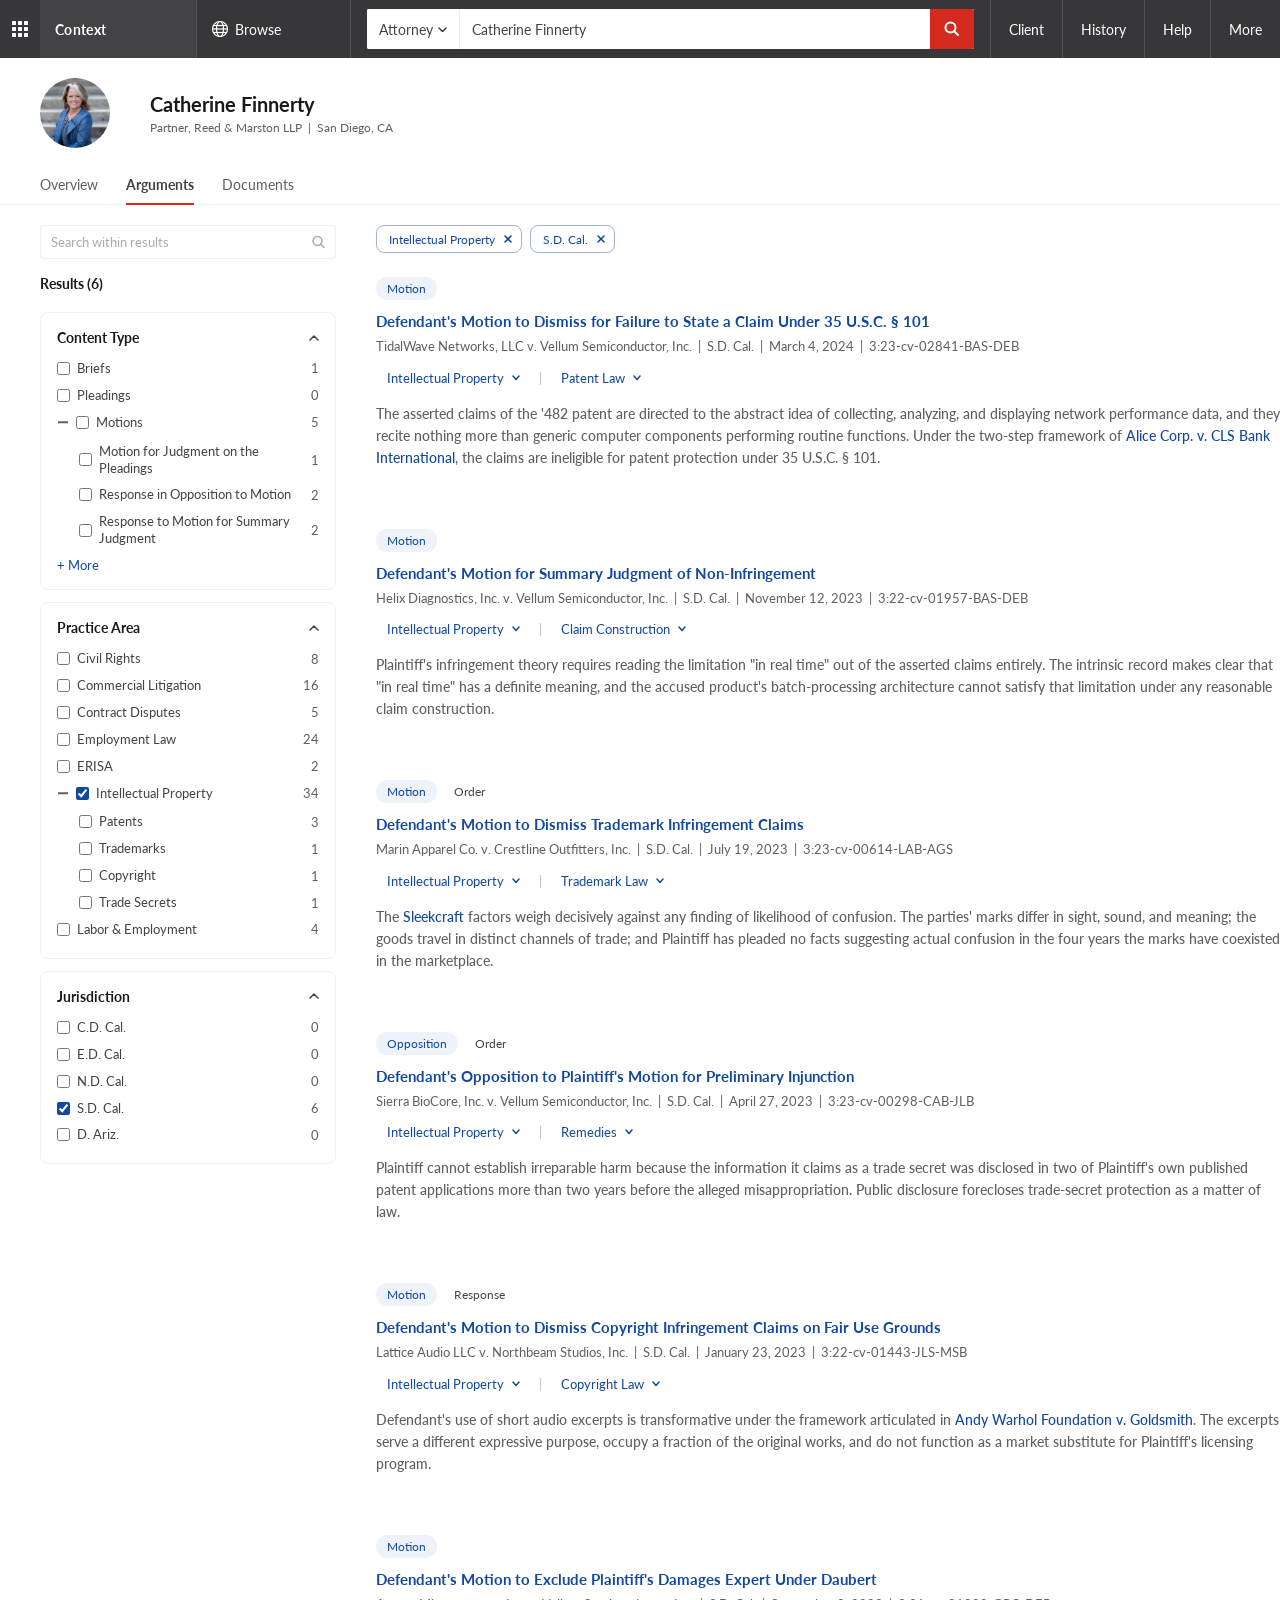
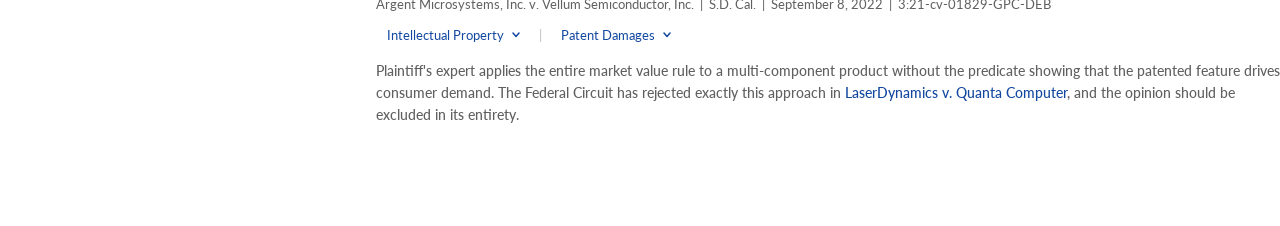
<file: index.html>
<!DOCTYPE html>
<html lang="en">
<head>
  <meta charset="UTF-8">
  <meta name="viewport" content="width=device-width, initial-scale=1.0">
  <title>Argument Analytics | Catherine Finnerty</title>
  <link rel="preconnect" href="https://fonts.googleapis.com">
  <link href="https://fonts.googleapis.com/css2?family=Lato:wght@400;500;700&display=swap" rel="stylesheet">
  <link rel="stylesheet" href="styles.css">
  <style>
    /* ── Page-specific: Arguments ──────────────────────── */
    .main-layout {
      display: flex;
      padding: 20px 0 40px 40px;
    }

    /* ── Hierarchical Jurisdiction filter ─────────────────────── */
    .jurisdiction-item.is-drillable {
      cursor: pointer;
      user-select: none;
    }
    .jurisdiction-item.is-drillable .filter-item-label {
      color: var(--c-primary);
    }
    .jurisdiction-item.is-drillable:hover .filter-item-label {
      text-decoration: underline;
    }
    .jurisdiction-item.is-drillable:focus-visible {
      outline: 2px solid var(--c-primary);
      outline-offset: 2px;
      border-radius: 2px;
    }
    .jurisdiction-item.is-highlight .filter-item-label {
      font-weight: 700;
    }
    .jurisdiction-chevron {
      margin-left: 4px;
      color: var(--c-text-secondary);
      flex-shrink: 0;
    }

    .content-area { flex: 1; min-width: 0; }

    /* ── Active filter pills (above the result cards) ─────────── */
    .active-filters {
      display: flex;
      flex-wrap: wrap;
      gap: 8px;
      align-items: center;
      margin-bottom: 24px;
    }
    .active-filters-label {
      font-size: 13px;
      color: var(--c-text-secondary);
      margin-right: 4px;
    }
    .active-filter-pill {
      display: inline-flex;
      align-items: center;
      gap: 4px;
      padding: 4px 4px 4px 12px;
      background: transparent;
      border: 1px solid rgba(18, 72, 160, 0.4);
      border-radius: 8px;
      font-size: 12px;
      color: var(--c-primary);
      white-space: nowrap;
    }
    .active-filter-x {
      display: inline-flex;
      align-items: center;
      justify-content: center;
      width: 18px;
      height: 18px;
      padding: 0;
      border: none;
      border-radius: 50%;
      background: transparent;
      color: var(--c-primary);
      cursor: pointer;
    }
    .active-filter-x:hover {
      background: rgba(18, 72, 160, 0.15);
    }

    .argument-card { margin-bottom: 60px; position: relative; }

    .argument-tags {
      display: flex;
      flex-wrap: wrap;
      gap: 6px;
      margin-bottom: 10px;
    }
    /* Non-selected pills on argument cards are informational (they only
       surface a tooltip on hover) — not links. Strip the link affordances:
       no border, body text color, no cursor pointer, no hover fill. */
    .argument-tags .tag-pill:not(.selected) {
      border: none;
      color: var(--c-text-body);
      cursor: default;
      padding: 4px 11px;
    }
    .argument-tags .tag-pill:not(.selected):hover {
      background: transparent;
    }

    .argument-title {
      font-size: 15px;
      font-weight: 700;
      color: var(--c-primary);
      text-decoration: none;
      display: block;
      margin-bottom: 5px;
      line-height: 22px;
    }
    .argument-title:hover { text-decoration: underline; }

    .argument-meta {
      font-size: 13px;
      color: var(--c-text-secondary);
      margin-bottom: 8px;
      line-height: 1.5;
    }

    .argument-categories {
      display: flex;
      align-items: center;
      flex-wrap: wrap;
      gap: 6px;
      margin-bottom: 12px;
      font-size: 13px;
    }
    .category-crumb { color: var(--c-text-secondary); }
    .category-tag {
      display: inline-flex;
      align-items: center;
      gap: 3px;
      padding: 4px 10px;
      border: 1px solid transparent;
      border-radius: 4px;
      color: var(--c-primary);
      cursor: pointer;
      text-decoration: none;
      background: transparent;
    }
    .cat-chev {
      margin-left: 5px;
      vertical-align: middle;
      transition: transform 0.15s ease-out;
    }
    .cat-sep { color: #C0C0C0; margin: 0 2px; }

    /* Topic-tag dropdown (per Figma node 3617:23275) — on hover, the
       tag pills up with a border and shows a breadcrumb panel below. */
    .cat-dropdown {
      position: relative;
      display: inline-flex;
    }
    .cat-dropdown:hover > .category-tag,
    .cat-dropdown:focus-within > .category-tag {
      border-color: var(--c-border-strong);
      background: #fff;
      text-decoration: none;
    }
    .cat-dropdown:hover > .category-tag .cat-chev,
    .cat-dropdown:focus-within > .category-tag .cat-chev {
      transform: rotate(180deg);
    }
    .cat-dropdown-panel {
      position: absolute;
      top: calc(100% - 1px);
      left: 0;
      display: flex;
      align-items: center;
      gap: 0;
      padding: 8px 12px;
      background: #fff;
      border: 1px solid var(--c-border-strong);
      border-radius: 0 4px 4px 4px;
      font-size: 13px;
      white-space: nowrap;
      z-index: 20;
      opacity: 0;
      pointer-events: none;
      transform: translateY(2px);
      transition: opacity 0.15s ease-out, transform 0.15s ease-out;
    }
    .cat-dropdown:hover > .cat-dropdown-panel,
    .cat-dropdown:focus-within > .cat-dropdown-panel {
      opacity: 1;
      pointer-events: auto;
      transform: translateY(0);
    }
    .cat-crumb-link {
      color: var(--c-primary);
      text-decoration: none;
    }
    .cat-crumb-link:hover { text-decoration: underline; }
    .cat-crumb-sep {
      color: var(--c-text-secondary);
      margin: 0 6px;
    }
    .cat-crumb-current {
      color: var(--c-text-heading);
      font-weight: 700;
    }

    .argument-body {
      font-size: 14px;
      font-weight: 500;
      color: var(--c-text-secondary);
      line-height: 22px;
      max-width: 1054px;
    }

    /* ── Citation popup ─────────────────────────────────────────── */
    .pill-tooltip {
      position: relative;
      display: inline-flex;
    }
    .citation-popup {
      position: absolute;
      bottom: calc(100% + 8px);
      left: 0;
      width: 385px;
      background: #fff;
      border-radius: 4px;
      box-shadow: 0 2px 10px rgba(0, 0, 0, 0.15);
      padding: 12px;
      z-index: 20;
      opacity: 0;
      pointer-events: none;
      transform: translateY(4px);
      transition: opacity 0.2s ease-out, transform 0.2s ease-out;
    }
    .pill-tooltip:hover .citation-popup {
      opacity: 1;
      pointer-events: auto;
      transform: translateY(0);
    }
    .citation-popup-title {
      font-size: 12px;
      color: var(--c-text-body);
      line-height: 18px;
      display: block;
      margin-bottom: 4px;
    }
    .citation-popup-date {
      font-size: 10px;
      color: var(--c-text-secondary);
    }
  </style>
</head>
<body>

<!-- ── Top Navigation ─────────────────────────────────────────────── -->
<nav class="top-nav">

  <!-- 9-dot grid -->
  <div class="nav-grid">
    <svg width="16" height="16" viewBox="0 0 16 16" fill="none">
      <rect x="0" y="0" width="4" height="4" rx="0.5" fill="white"/>
      <rect x="6" y="0" width="4" height="4" rx="0.5" fill="white"/>
      <rect x="12" y="0" width="4" height="4" rx="0.5" fill="white"/>
      <rect x="0" y="6" width="4" height="4" rx="0.5" fill="white"/>
      <rect x="6" y="6" width="4" height="4" rx="0.5" fill="white"/>
      <rect x="12" y="6" width="4" height="4" rx="0.5" fill="white"/>
      <rect x="0" y="12" width="4" height="4" rx="0.5" fill="white"/>
      <rect x="6" y="12" width="4" height="4" rx="0.5" fill="white"/>
      <rect x="12" y="12" width="4" height="4" rx="0.5" fill="white"/>
    </svg>
  </div>

  <!-- Logo -->
  <div class="nav-logo">
    <span>Context</span>
  </div>

  <!-- Browse -->
  <div class="nav-browse">
    <svg width="18" height="18" viewBox="0 0 18 18" fill="none" stroke="white" stroke-width="1.2">
      <circle cx="9" cy="9" r="7.5"/>
      <ellipse cx="9" cy="9" rx="3.5" ry="7.5"/>
      <line x1="1.5" y1="9" x2="16.5" y2="9"/>
      <line x1="2" y1="5.5" x2="16" y2="5.5"/>
      <line x1="2" y1="12.5" x2="16" y2="12.5"/>
    </svg>
    <span>Browse</span>
  </div>

  <!-- Search bar -->
  <div class="nav-search">
    <div class="search-bar">
      <div class="search-dropdown">
        Attorney
        <svg width="9" height="5" viewBox="0 0 9 5" fill="none">
          <path d="M1 1l3.5 3.5L8 1" stroke="#434345" stroke-width="1.5" stroke-linecap="round" stroke-linejoin="round"/>
        </svg>
      </div>
      <input class="search-input" type="text" value="Catherine Finnerty" />
      <button class="search-btn">
        <svg width="16" height="16" viewBox="0 0 16 16" fill="none" stroke="white" stroke-width="2" stroke-linecap="round">
          <circle cx="6.5" cy="6.5" r="5"/>
          <line x1="10" y1="10" x2="14" y2="14"/>
        </svg>
      </button>
    </div>
  </div>

  <!-- Right nav items -->
  <div class="nav-right">
    <div class="nav-right-item">Client</div>
    <div class="nav-right-item">History</div>
    <div class="nav-right-item">Help</div>
    <div class="nav-right-item">More</div>
  </div>
</nav>

<!-- ── Page Content ───────────────────────────────────────────────── -->
<div class="page-content">

  <!-- Profile header -->
  <div class="profile-header">
    <div class="profile-avatar">
      <img src="images/profile.png" alt="Catherine Finnerty">
    </div>
    <div class="profile-info">
      <h1>Catherine Finnerty</h1>
      <p>Partner, Reed &amp; Marston LLP &nbsp;|&nbsp; San Diego, CA</p>
    </div>
  </div>

  <!-- Tab bar -->
  <div class="tab-bar">
    <div class="tab-bar-left">
      <a href="overview.html" class="tab">Overview</a>
      <a href="index.html" class="tab active">Arguments</a>
      <a href="documents.html" class="tab">Documents</a>
    </div>
    <!-- Utility actions (floats below the tab-bar divider) -->
    <div class="tab-bar-right">
      <!-- folder icon -->
      <svg class="tab-icon" width="18" height="16" viewBox="0 0 18 16" fill="none" stroke="currentColor" stroke-width="1.5" stroke-linecap="round" stroke-linejoin="round">
        <path d="M1 3a1 1 0 011-1h5l2 2h7a1 1 0 011 1v9a1 1 0 01-1 1H2a1 1 0 01-1-1V3z"/>
      </svg>
      <!-- print icon -->
      <svg class="tab-icon" width="18" height="17" viewBox="0 0 18 17" fill="none" stroke="currentColor" stroke-width="1.5" stroke-linecap="round" stroke-linejoin="round">
        <rect x="4" y="1" width="10" height="5" rx="1"/>
        <rect x="4" y="10" width="10" height="6" rx="1"/>
        <path d="M4 11H2a1 1 0 01-1-1V7a1 1 0 011-1h14a1 1 0 011 1v3a1 1 0 01-1 1h-2"/>
        <circle cx="14" cy="8.5" r="0.8" fill="currentColor" stroke="none"/>
      </svg>
      <!-- share/email icon -->
      <svg class="tab-icon" width="18" height="15" viewBox="0 0 18 15" fill="none" stroke="currentColor" stroke-width="1.5" stroke-linecap="round" stroke-linejoin="round">
        <rect x="1" y="1" width="16" height="13" rx="2"/>
        <polyline points="1,3 9,9 17,3"/>
      </svg>
      <!-- download icon -->
      <svg class="tab-icon" width="16" height="18" viewBox="0 0 16 18" fill="none" stroke="currentColor" stroke-width="1.5" stroke-linecap="round" stroke-linejoin="round">
        <path d="M8 1v11"/>
        <polyline points="3,8 8,13 13,8"/>
        <path d="M1 15h14"/>
      </svg>
    </div>
  </div>

  <!-- Main layout -->
  <div class="main-layout">

    <!-- ── Left Sidebar ─────────────────────────────────────────── -->
    <aside class="sidebar">

      <div class="sidebar-search">
        <input type="text" placeholder="Search within results">
        <svg class="search-icon" width="15" height="15" viewBox="0 0 15 15" fill="none" stroke="#aaa" stroke-width="1.5" stroke-linecap="round">
          <circle cx="6.5" cy="6.5" r="4.5"/>
          <line x1="9.5" y1="9.5" x2="13" y2="13"/>
        </svg>
      </div>

      <div class="results-count">Results (6)</div>

      <!-- Content Type -->
      <div class="filter-section">
        <div class="filter-header">
          Content Type
          <svg width="10" height="6" viewBox="0 0 10 6" fill="none">
            <path d="M1 5L5 1L9 5" stroke="#434345" stroke-width="1.5" stroke-linecap="round" stroke-linejoin="round"/>
          </svg>
        </div>
        <div class="filter-list">
          <div class="filter-item">
            <input type="checkbox">
            <span class="filter-item-label">Briefs</span>
            <span class="filter-item-count">1</span>
          </div>
          <div class="filter-item">
            <input type="checkbox">
            <span class="filter-item-label">Pleadings</span>
            <span class="filter-item-count">0</span>
          </div>
          <div class="filter-item">
            <button type="button" class="filter-toggle is-expanded" aria-label="Collapse Motions"></button>
            <input type="checkbox">
            <span class="filter-item-label">Motions</span>
            <span class="filter-item-count">5</span>
          </div>
          <div class="filter-children filter-list">
            <div class="filter-item">
              <input type="checkbox">
              <span class="filter-item-label">Motion for Judgment on the Pleadings</span>
              <span class="filter-item-count">1</span>
            </div>
            <div class="filter-item">
              <input type="checkbox">
              <span class="filter-item-label">Response in Opposition to Motion</span>
              <span class="filter-item-count">2</span>
            </div>
            <div class="filter-item">
              <input type="checkbox">
              <span class="filter-item-label">Response to Motion for Summary Judgment</span>
              <span class="filter-item-count">2</span>
            </div>
          </div>
        </div>
        <span class="more-link">+ More</span>
      </div>

      <!-- Practice Area -->
      <div class="filter-section">
        <div class="filter-header">
          Practice Area
          <svg width="10" height="6" viewBox="0 0 10 6" fill="none">
            <path d="M1 5L5 1L9 5" stroke="#434345" stroke-width="1.5" stroke-linecap="round" stroke-linejoin="round"/>
          </svg>
        </div>
        <div class="filter-list">
          <div class="filter-item">
            <input type="checkbox">
            <span class="filter-item-label">Civil Rights</span>
            <span class="filter-item-count">8</span>
          </div>
          <div class="filter-item">
            <input type="checkbox">
            <span class="filter-item-label">Commercial Litigation</span>
            <span class="filter-item-count">16</span>
          </div>
          <div class="filter-item">
            <input type="checkbox">
            <span class="filter-item-label">Contract Disputes</span>
            <span class="filter-item-count">5</span>
          </div>
          <div class="filter-item">
            <input type="checkbox">
            <span class="filter-item-label">Employment Law</span>
            <span class="filter-item-count">24</span>
          </div>
          <div class="filter-item">
            <input type="checkbox">
            <span class="filter-item-label">ERISA</span>
            <span class="filter-item-count">2</span>
          </div>
          <div class="filter-item">
            <button type="button" class="filter-toggle is-expanded" aria-label="Collapse Intellectual Property"></button>
            <input type="checkbox" checked>
            <span class="filter-item-label">Intellectual Property</span>
            <span class="filter-item-count">34</span>
          </div>
          <div class="filter-children filter-list">
            <div class="filter-item">
              <input type="checkbox">
              <span class="filter-item-label">Patents</span>
              <span class="filter-item-count">3</span>
            </div>
            <div class="filter-item">
              <input type="checkbox">
              <span class="filter-item-label">Trademarks</span>
              <span class="filter-item-count">1</span>
            </div>
            <div class="filter-item">
              <input type="checkbox">
              <span class="filter-item-label">Copyright</span>
              <span class="filter-item-count">1</span>
            </div>
            <div class="filter-item">
              <input type="checkbox">
              <span class="filter-item-label">Trade Secrets</span>
              <span class="filter-item-count">1</span>
            </div>
          </div>
          <div class="filter-item">
            <input type="checkbox">
            <span class="filter-item-label">Labor &amp; Employment</span>
            <span class="filter-item-count">4</span>
          </div>
        </div>
      </div>

      <!-- Jurisdiction (hierarchical, drill-down — populated by inline JS) -->
      <div class="filter-section" id="jurisdiction-section">
        <div class="filter-header">
          Jurisdiction
          <svg width="10" height="6" viewBox="0 0 10 6" fill="none">
            <path d="M1 5L5 1L9 5" stroke="#434345" stroke-width="1.5" stroke-linecap="round" stroke-linejoin="round"/>
          </svg>
        </div>
        <div class="filter-list jurisdiction-list"></div>
      </div>

    </aside>

    <!-- ── Content Area ──────────────────────────────────────────── -->
    <div class="content-area">

      <!-- Active filter pills (PRD § 3 — appear after IP and S.D. Cal. are applied) -->
      <div class="active-filters" id="active-filters">
        <span class="active-filter-pill" data-filter="practice-area" data-label="Intellectual Property">
          Intellectual Property
          <button type="button" class="active-filter-x" aria-label="Remove Intellectual Property filter">
            <svg width="8" height="8" viewBox="0 0 8 8" fill="none" stroke="currentColor" stroke-width="1.6" stroke-linecap="round">
              <line x1="1" y1="1" x2="7" y2="7"/>
              <line x1="7" y1="1" x2="1" y2="7"/>
            </svg>
          </button>
        </span>
        <span class="active-filter-pill" data-filter="jurisdiction" data-label="S.D. Cal.">
          S.D. Cal.
          <button type="button" class="active-filter-x" aria-label="Remove S.D. Cal. filter">
            <svg width="8" height="8" viewBox="0 0 8 8" fill="none" stroke="currentColor" stroke-width="1.6" stroke-linecap="round">
              <line x1="1" y1="1" x2="7" y2="7"/>
              <line x1="7" y1="1" x2="1" y2="7"/>
            </svg>
          </button>
        </span>
      </div>

      <!-- Card 1: TidalWave Networks v. Vellum Semiconductor (the demo clicks this) -->
      <div class="argument-card" data-doctype="motion">
        <div class="argument-tags">
          <span class="tag-pill selected">Motion</span>
        </div>
        <a href="documents.html#argument-1" class="argument-title">Defendant's Motion to Dismiss for Failure to State a Claim Under 35 U.S.C. § 101</a>
        <div class="argument-meta">
          TidalWave Networks, LLC v. Vellum Semiconductor, Inc. &nbsp;|&nbsp; S.D. Cal. &nbsp;|&nbsp; March 4, 2024 &nbsp;|&nbsp; 3:23-cv-02841-BAS-DEB
        </div>
        <div class="argument-categories">
          <a class="category-tag" href="#" data-path="Civil Procedure / Substantive Law / Intellectual Property">Intellectual Property<svg class="cat-chev" width="8" height="6" viewBox="0 0 8 6" fill="none" stroke="currentColor" stroke-width="1.5" stroke-linecap="round" stroke-linejoin="round"><polyline points="1,1 4,4.5 7,1"/></svg></a>
          <span class="cat-sep">|</span>
          <a class="category-tag" href="#" data-path="Intellectual Property / Patents / Patent Law">Patent Law<svg class="cat-chev" width="8" height="6" viewBox="0 0 8 6" fill="none" stroke="currentColor" stroke-width="1.5" stroke-linecap="round" stroke-linejoin="round"><polyline points="1,1 4,4.5 7,1"/></svg></a>
        </div>
        <p class="argument-body">
          The asserted claims of the '482 patent are directed to the abstract idea of collecting, analyzing, and displaying network performance data, and they recite nothing more than generic computer components performing routine functions. Under the two-step framework of <a class="text-link" href="#">Alice Corp. v. CLS Bank International</a>, the claims are ineligible for patent protection under 35 U.S.C. § 101.
        </p>
      </div>

      <!-- Card 2: Helix Diagnostics v. Vellum Semiconductor -->
      <div class="argument-card" data-doctype="motion">
        <div class="argument-tags">
          <span class="tag-pill">Motion</span>
        </div>
        <a href="#" class="argument-title">Defendant's Motion for Summary Judgment of Non-Infringement</a>
        <div class="argument-meta">
          Helix Diagnostics, Inc. v. Vellum Semiconductor, Inc. &nbsp;|&nbsp; S.D. Cal. &nbsp;|&nbsp; November 12, 2023 &nbsp;|&nbsp; 3:22-cv-01957-BAS-DEB
        </div>
        <div class="argument-categories">
          <a class="category-tag" href="#" data-path="Civil Procedure / Substantive Law / Intellectual Property">Intellectual Property<svg class="cat-chev" width="8" height="6" viewBox="0 0 8 6" fill="none" stroke="currentColor" stroke-width="1.5" stroke-linecap="round" stroke-linejoin="round"><polyline points="1,1 4,4.5 7,1"/></svg></a>
          <span class="cat-sep">|</span>
          <a class="category-tag" href="#" data-path="Patent Law / Patents / Claim Construction">Claim Construction<svg class="cat-chev" width="8" height="6" viewBox="0 0 8 6" fill="none" stroke="currentColor" stroke-width="1.5" stroke-linecap="round" stroke-linejoin="round"><polyline points="1,1 4,4.5 7,1"/></svg></a>
        </div>
        <p class="argument-body">
          Plaintiff's infringement theory requires reading the limitation "in real time" out of the asserted claims entirely. The intrinsic record makes clear that "in real time" has a definite meaning, and the accused product's batch-processing architecture cannot satisfy that limitation under any reasonable claim construction.
        </p>
      </div>

      <!-- Card 3: Marin Apparel v. Crestline Outfitters -->
      <div class="argument-card" data-doctype="motion">
        <div class="argument-tags">
          <span class="tag-pill">Motion</span>
        </div>
        <a href="#" class="argument-title">Defendant's Motion to Dismiss Trademark Infringement Claims</a>
        <div class="argument-meta">
          Marin Apparel Co. v. Crestline Outfitters, Inc. &nbsp;|&nbsp; S.D. Cal. &nbsp;|&nbsp; July 19, 2023 &nbsp;|&nbsp; 3:23-cv-00614-LAB-AGS
        </div>
        <div class="argument-categories">
          <a class="category-tag" href="#" data-path="Civil Procedure / Substantive Law / Intellectual Property">Intellectual Property<svg class="cat-chev" width="8" height="6" viewBox="0 0 8 6" fill="none" stroke="currentColor" stroke-width="1.5" stroke-linecap="round" stroke-linejoin="round"><polyline points="1,1 4,4.5 7,1"/></svg></a>
          <span class="cat-sep">|</span>
          <a class="category-tag" href="#" data-path="Intellectual Property / Trademarks / Trademark Law">Trademark Law<svg class="cat-chev" width="8" height="6" viewBox="0 0 8 6" fill="none" stroke="currentColor" stroke-width="1.5" stroke-linecap="round" stroke-linejoin="round"><polyline points="1,1 4,4.5 7,1"/></svg></a>
        </div>
        <p class="argument-body">
          The <a class="text-link" href="#">Sleekcraft</a> factors weigh decisively against any finding of likelihood of confusion. The parties' marks differ in sight, sound, and meaning; the goods travel in distinct channels of trade; and Plaintiff has pleaded no facts suggesting actual confusion in the four years the marks have coexisted in the marketplace.
        </p>
      </div>

      <!-- Card 4: Sierra BioCore v. Vellum Semiconductor -->
      <div class="argument-card" data-doctype="opposition">
        <div class="argument-tags">
          <span class="tag-pill">Opposition</span>
        </div>
        <a href="#" class="argument-title">Defendant's Opposition to Plaintiff's Motion for Preliminary Injunction</a>
        <div class="argument-meta">
          Sierra BioCore, Inc. v. Vellum Semiconductor, Inc. &nbsp;|&nbsp; S.D. Cal. &nbsp;|&nbsp; April 27, 2023 &nbsp;|&nbsp; 3:23-cv-00298-CAB-JLB
        </div>
        <div class="argument-categories">
          <a class="category-tag" href="#" data-path="Civil Procedure / Substantive Law / Intellectual Property">Intellectual Property<svg class="cat-chev" width="8" height="6" viewBox="0 0 8 6" fill="none" stroke="currentColor" stroke-width="1.5" stroke-linecap="round" stroke-linejoin="round"><polyline points="1,1 4,4.5 7,1"/></svg></a>
          <span class="cat-sep">|</span>
          <a class="category-tag" href="#" data-path="Civil Procedure / Pretrial Matters / Remedies">Remedies<svg class="cat-chev" width="8" height="6" viewBox="0 0 8 6" fill="none" stroke="currentColor" stroke-width="1.5" stroke-linecap="round" stroke-linejoin="round"><polyline points="1,1 4,4.5 7,1"/></svg></a>
        </div>
        <p class="argument-body">
          Plaintiff cannot establish irreparable harm because the information it claims as a trade secret was disclosed in two of Plaintiff's own published patent applications more than two years before the alleged misappropriation. Public disclosure forecloses trade-secret protection as a matter of law.
        </p>
      </div>

      <!-- Card 5: Lattice Audio v. Northbeam Studios -->
      <div class="argument-card" data-doctype="motion">
        <div class="argument-tags">
          <span class="tag-pill">Motion</span>
        </div>
        <a href="#" class="argument-title">Defendant's Motion to Dismiss Copyright Infringement Claims on Fair Use Grounds</a>
        <div class="argument-meta">
          Lattice Audio LLC v. Northbeam Studios, Inc. &nbsp;|&nbsp; S.D. Cal. &nbsp;|&nbsp; January 23, 2023 &nbsp;|&nbsp; 3:22-cv-01443-JLS-MSB
        </div>
        <div class="argument-categories">
          <a class="category-tag" href="#" data-path="Civil Procedure / Substantive Law / Intellectual Property">Intellectual Property<svg class="cat-chev" width="8" height="6" viewBox="0 0 8 6" fill="none" stroke="currentColor" stroke-width="1.5" stroke-linecap="round" stroke-linejoin="round"><polyline points="1,1 4,4.5 7,1"/></svg></a>
          <span class="cat-sep">|</span>
          <a class="category-tag" href="#" data-path="Intellectual Property / Copyright / Copyright Law">Copyright Law<svg class="cat-chev" width="8" height="6" viewBox="0 0 8 6" fill="none" stroke="currentColor" stroke-width="1.5" stroke-linecap="round" stroke-linejoin="round"><polyline points="1,1 4,4.5 7,1"/></svg></a>
        </div>
        <p class="argument-body">
          Defendant's use of short audio excerpts is transformative under the framework articulated in <a class="text-link" href="#">Andy Warhol Foundation v. Goldsmith</a>. The excerpts serve a different expressive purpose, occupy a fraction of the original works, and do not function as a market substitute for Plaintiff's licensing program.
        </p>
      </div>

      <!-- Card 6: Argent Microsystems v. Vellum Semiconductor -->
      <div class="argument-card" data-doctype="motion">
        <div class="argument-tags">
          <span class="tag-pill">Motion</span>
        </div>
        <a href="#" class="argument-title">Defendant's Motion to Exclude Plaintiff's Damages Expert Under Daubert</a>
        <div class="argument-meta">
          Argent Microsystems, Inc. v. Vellum Semiconductor, Inc. &nbsp;|&nbsp; S.D. Cal. &nbsp;|&nbsp; September 8, 2022 &nbsp;|&nbsp; 3:21-cv-01829-GPC-DEB
        </div>
        <div class="argument-categories">
          <a class="category-tag" href="#" data-path="Civil Procedure / Substantive Law / Intellectual Property">Intellectual Property<svg class="cat-chev" width="8" height="6" viewBox="0 0 8 6" fill="none" stroke="currentColor" stroke-width="1.5" stroke-linecap="round" stroke-linejoin="round"><polyline points="1,1 4,4.5 7,1"/></svg></a>
          <span class="cat-sep">|</span>
          <a class="category-tag" href="#" data-path="Patent Law / Damages / Patent Damages">Patent Damages<svg class="cat-chev" width="8" height="6" viewBox="0 0 8 6" fill="none" stroke="currentColor" stroke-width="1.5" stroke-linecap="round" stroke-linejoin="round"><polyline points="1,1 4,4.5 7,1"/></svg></a>
        </div>
        <p class="argument-body">
          Plaintiff's expert applies the entire market value rule to a multi-component product without the predicate showing that the patented feature drives consumer demand. The Federal Circuit has rejected exactly this approach in <a class="text-link" href="#">LaserDynamics v. Quanta Computer</a>, and the opinion should be excluded in its entirety.
        </p>
      </div>

    </div>
  </div>
</div>

<script>
  // Hierarchical Jurisdiction filter (PRD § 3 step 3).
  // Drills top → Federal → 9th Circuit → S.D. Cal. The State branch is
  // wired but stubbed shallow since the demo path doesn't go there.
  (() => {
    const views = {
      top: {
        items: [
          { label: 'Federal', count: 6, drillTo: 'federal' },
          { label: 'State',   count: 0, drillTo: 'state' },
        ],
      },
      federal: {
        items: [
          { label: '1st Circuit',     count: 0 },
          { label: '2nd Circuit',     count: 0 },
          { label: '3rd Circuit',     count: 0 },
          { label: '4th Circuit',     count: 0 },
          { label: '5th Circuit',     count: 0 },
          { label: '6th Circuit',     count: 0 },
          { label: '7th Circuit',     count: 0 },
          { label: '8th Circuit',     count: 0 },
          { label: '9th Circuit',     count: 6, drillTo: 'federal-9thcir', highlight: true },
          { label: '10th Circuit',    count: 0 },
          { label: '11th Circuit',    count: 0 },
          { label: 'D.C. Circuit',    count: 0 },
          { label: 'Federal Circuit', count: 0 },
        ],
      },
      'federal-9thcir': {
        items: [
          { label: 'C.D. Cal.', count: 0 },
          { label: 'E.D. Cal.', count: 0 },
          { label: 'N.D. Cal.', count: 0 },
          { label: 'S.D. Cal.', count: 6, checked: true },
          { label: 'D. Ariz.',  count: 0 },
        ],
      },
      state: {
        items: [
          { label: 'California Supreme Court',     count: 0 },
          { label: 'California Courts of Appeal',  count: 0, drillTo: 'state-coa' },
        ],
      },
      'state-coa': {
        items: [
          { label: 'First Dist. (S.F.)',       count: 0 },
          { label: 'Second Dist. (L.A.)',      count: 0 },
          { label: 'Third Dist. (Sacramento)', count: 0 },
          { label: 'Fourth Dist.',             count: 0 },
          { label: 'Fifth Dist. (Fresno)',     count: 0 },
          { label: 'Sixth Dist. (San Jose)',   count: 0 },
        ],
      },
    };
    const listEl = document.querySelector('.jurisdiction-list');
    if (!listEl) return;

    // Start in the demo's end state: drilled into S.D. Cal., box pre-checked.
    let currentView = 'federal-9thcir';
    const checked = new Set();

    // Wipe the seeded checked flag for `label` so it doesn't re-seed on render.
    function clearSeed(label) {
      for (const view of Object.values(views)) {
        for (const item of view.items) {
          if (item.label === label) item.checked = false;
        }
      }
    }

    function render() {
      const view = views[currentView];
      listEl.innerHTML = '';

      for (const item of view.items) {
        const row = document.createElement('div');
        row.className = 'filter-item jurisdiction-item';
        if (item.highlight) row.classList.add('is-highlight');

        const countHTML = item.count !== undefined
          ? `<span class="filter-item-count">${item.count}</span>`
          : '';

        if (item.drillTo) {
          row.classList.add('is-drillable');
          row.tabIndex = 0;
          row.innerHTML = `
            <span class="filter-item-label">${item.label}</span>
            ${countHTML}
            <svg class="jurisdiction-chevron" width="6" height="10" viewBox="0 0 6 10" fill="none" stroke="currentColor" stroke-width="1.5" stroke-linecap="round" stroke-linejoin="round"><polyline points="1,1 5,5 1,9"/></svg>
          `;
          const drill = () => { currentView = item.drillTo; render(); };
          row.addEventListener('click', drill);
          row.addEventListener('keydown', (e) => {
            if (e.key === 'Enter' || e.key === ' ') { e.preventDefault(); drill(); }
          });
        } else {
          const key = `${currentView}|${item.label}`;
          if (item.checked) checked.add(key);
          const isChecked = checked.has(key);
          row.innerHTML = `
            <input type="checkbox" ${isChecked ? 'checked' : ''}>
            <span class="filter-item-label">${item.label}</span>
            ${countHTML}
          `;
          row.querySelector('input').addEventListener('change', (e) => {
            if (e.target.checked) {
              checked.add(key);
            } else {
              checked.delete(key);
              clearSeed(item.label);
              // Unclicking a leaf is the "navigate away" gesture — pop back to top.
              currentView = 'top';
              render();
            }
          });
        }
        listEl.appendChild(row);
      }
    }

    // Allow external code (active-filter pill ×) to uncheck a leaf by label.
    document.addEventListener('juris:uncheck', (e) => {
      const label = e.detail && e.detail.label;
      if (!label) return;
      for (const key of [...checked]) {
        if (key.endsWith('|' + label)) checked.delete(key);
      }
      clearSeed(label);
      currentView = 'top';
      render();
    });

    render();
  })();

  // Randomize each argument card's pill set on load. Each card declares
  // a `data-doctype` (motion | opposition | response | order) — the pill
  // matching that doctype is always present and rendered in the .selected
  // state. The card then picks 0–3 additional pills from the others, and
  // all pills render in the canonical order: motion, opposition,
  // response, order. Non-selected pills get a .pill-tooltip wrapper with
  // a .citation-popup that surfaces the full legal name of the
  // hypothetical filing on hover.
  (() => {
    const ORDER = [
      { key: 'motion',     label: 'Motion' },
      { key: 'opposition', label: 'Opposition' },
      { key: 'response',   label: 'Response' },
      { key: 'order',      label: 'Order' },
    ];
    const esc = s => s.replace(/[&<>"']/g, m => ({
      '&':'&amp;','<':'&lt;','>':'&gt;','"':'&quot;',"'":'&#39;'
    }[m]));
    // Build tooltip strings for the three non-selected pill types based on
    // the card's own argument title (so the tooltips look case-specific).
    function buildTooltips(title, doctype) {
      if (doctype === 'motion') {
        const body = title.replace(/^Defendant'?s\s+/i, '');
        return {
          opposition: `Plaintiff's Opposition to Defendant's ${body}`,
          response:   `Defendant's Reply in Support of ${body}`,
          order:      `Order Granting Defendant's ${body}`,
        };
      }
      if (doctype === 'opposition') {
        const m = title.match(/Opposition\s+to\s+(.+)$/i);
        const parent = m ? m[1] : "Plaintiff's Motion";
        const parentBody = parent.replace(/^Plaintiff'?s\s+/i, '');
        return {
          motion:   parent,
          response: `Plaintiff's Reply in Support of ${parentBody}`,
          order:    `Order Denying ${parent}`,
        };
      }
      return {};
    }
    document.querySelectorAll('.argument-card[data-doctype]').forEach(card => {
      const docType = card.dataset.doctype;
      const tagsEl  = card.querySelector('.argument-tags');
      if (!tagsEl) return;
      const title = (card.querySelector('.argument-title')?.textContent || '').trim();
      const tooltips = buildTooltips(title, docType);
      const others = ORDER.map(p => p.key).filter(k => k !== docType);
      // Fisher–Yates shuffle
      for (let i = others.length - 1; i > 0; i--) {
        const j = Math.floor(Math.random() * (i + 1));
        [others[i], others[j]] = [others[j], others[i]];
      }
      const extraCount = Math.floor(Math.random() * 4); // 0–3 extras
      const present = new Set([docType, ...others.slice(0, extraCount)]);
      tagsEl.innerHTML = ORDER
        .filter(p => present.has(p.key))
        .map(p => {
          if (p.key === docType) {
            return `<span class="tag-pill selected">${p.label}</span>`;
          }
          const tt = tooltips[p.key];
          if (!tt) return `<span class="tag-pill">${p.label}</span>`;
          return `<span class="pill-tooltip"><span class="tag-pill">${p.label}</span><div class="citation-popup"><span class="citation-popup-title">${esc(tt)}</span></div></span>`;
        })
        .join('\n          ');
    });
  })();

  // Area-of-law dropdowns (per Figma node 3617:23275). Each .category-tag
  // declares its breadcrumb path as `data-path="a / b / c"`. Wrap each
  // tag in a .cat-dropdown container with a .cat-dropdown-panel below
  // showing the breadcrumb (parents are links; the final item is bold).
  document.querySelectorAll('.category-tag[data-path]').forEach(tag => {
    const wrap = document.createElement('span');
    wrap.className = 'cat-dropdown';
    tag.parentNode.insertBefore(wrap, tag);
    wrap.appendChild(tag);

    const panel = document.createElement('div');
    panel.className = 'cat-dropdown-panel';
    const segs = tag.dataset.path.split(' / ');
    segs.forEach((seg, i) => {
      if (i > 0) {
        const sep = document.createElement('span');
        sep.className = 'cat-crumb-sep';
        sep.textContent = '›';
        panel.appendChild(sep);
      }
      if (i === segs.length - 1) {
        const cur = document.createElement('strong');
        cur.className = 'cat-crumb-current';
        cur.textContent = seg;
        panel.appendChild(cur);
      } else {
        const link = document.createElement('a');
        link.className = 'cat-crumb-link';
        link.href = '#';
        link.textContent = seg;
        panel.appendChild(link);
      }
    });
    wrap.appendChild(panel);
  });

  // Sidebar filter +/- toggles. Each .filter-toggle controls the
  // immediately-following .filter-children block. .is-expanded means
  // children are visible (icon reads as minus); without the class,
  // children hide and the icon reads as plus.
  document.querySelectorAll('.filter-toggle').forEach(btn => {
    btn.addEventListener('click', (e) => {
      e.stopPropagation();
      btn.classList.toggle('is-expanded');
      const expanded = btn.classList.contains('is-expanded');
      const item = btn.closest('.filter-item');
      const children = item && item.nextElementSibling;
      if (children && children.classList.contains('filter-children')) {
        children.hidden = !expanded;
      }
      btn.setAttribute('aria-label', (expanded ? 'Collapse ' : 'Expand ') +
        (item.querySelector('.filter-item-label')?.textContent || ''));
    });
  });

  // Active filter pills: × removes the pill from the row and unchecks the
  // corresponding sidebar control (real filter logic is out of scope).
  document.querySelectorAll('.active-filter-x').forEach(btn => {
    btn.addEventListener('click', () => {
      const pill = btn.closest('.active-filter-pill');
      if (!pill) return;
      const filter = pill.dataset.filter;
      const label  = pill.dataset.label;

      if (filter === 'practice-area') {
        // Sidebar Practice Area checkboxes are static; find by label text.
        const row = [...document.querySelectorAll('.filter-section .filter-item')]
          .find(el => el.querySelector('.filter-item-label')?.textContent === label
                   && !el.classList.contains('jurisdiction-item'));
        row?.querySelector('input')?.dispatchEvent(new Event('change', { bubbles: true }));
        const cb = row?.querySelector('input');
        if (cb) cb.checked = false;
      } else if (filter === 'jurisdiction') {
        // Jurisdiction is rendered by an IIFE that owns its own state, so
        // tell it to uncheck the leaf rather than reaching into its DOM.
        document.dispatchEvent(new CustomEvent('juris:uncheck', { detail: { label } }));
      }

      pill.remove();
    });
  });
</script>
</body>
</html>
</file>
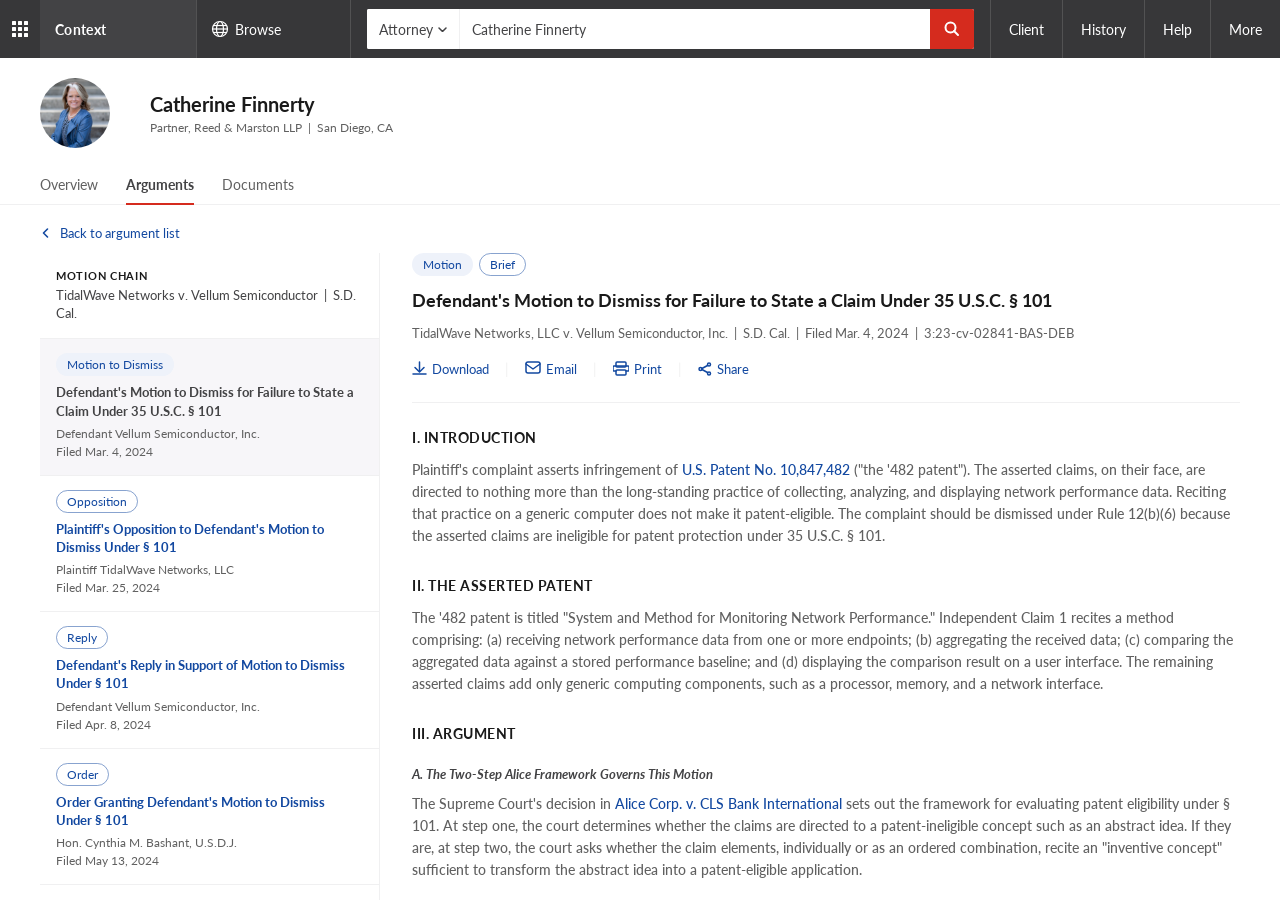
<file: documents.html>
<!DOCTYPE html>
<html lang="en">
<head>
  <meta charset="UTF-8">
  <meta name="viewport" content="width=device-width, initial-scale=1.0">
  <title>Documents | Catherine Finnerty</title>
  <link rel="preconnect" href="https://fonts.googleapis.com">
  <link href="https://fonts.googleapis.com/css2?family=Lato:wght@400;500;700&display=swap" rel="stylesheet">
  <link rel="stylesheet" href="styles.css">
  <style>
    /* ── Page-specific: Documents ────────────────────────────────── */
    html, body { height: 100%; overflow: hidden; }
    .page-content {
      height: calc(100vh - 58px);
      display: flex;
      flex-direction: column;
    }
    .main-layout {
      display: flex;
      flex-direction: column;
      padding: 12px 0 0 0;
      flex: 1;
      min-height: 0;
    }

    /* ── Back to argument list link ──────────────────────────────── */
    .back-link {
      display: inline-flex;
      align-items: center;
      gap: 8px;
      align-self: flex-start;
      padding: 8px 40px 12px;
      font-size: 13px;
      color: var(--c-primary);
      text-decoration: none;
    }
    .back-link svg { transition: transform 0.15s ease-out; }
    .back-link:hover { text-decoration: underline; }
    .back-link:hover svg { transform: translateX(-3px); }

    /* ── Row holding the doc list + doc reader panels ────────────── */
    .panels-row {
      display: flex;
      flex: 1;
      min-height: 0;
      padding-left: 40px;
    }

    /* ── Document list panel ─────────────────────────────────────── */
    .doc-list-panel {
      width: 340px;
      min-width: 340px;
      border-right: 1px solid var(--c-border-section);
      overflow-y: auto;
      align-self: stretch;
    }

    /* ── Motion-chain header (sits above the list items) ─────────── */
    .motion-chain-header {
      padding: 16px;
      border-bottom: 1px solid var(--c-border-section);
    }
    .motion-chain-eyebrow {
      font-size: 11px;
      font-weight: 700;
      color: var(--c-text-heading);
      text-transform: uppercase;
      letter-spacing: 0.7px;
      margin-bottom: 4px;
    }
    .motion-chain-case {
      font-size: 13px;
      color: var(--c-text-body);
      line-height: 1.4;
    }

    .doc-list-item {
      padding: 14px 16px;
      border-bottom: 1px solid var(--c-border-subtle);
      cursor: pointer;
      transition: background 0.1s;
    }
    .doc-list-item:hover { background: var(--c-blue-hover); }
    .doc-list-item.selected {
      background: var(--c-highlight);
    }

    .doc-list-tags { display: flex; gap: 5px; margin-bottom: 7px; flex-wrap: wrap; }

    .doc-list-title {
      font-size: 13px;
      font-weight: 700;
      color: var(--c-primary);
      line-height: 1.4;
      margin-bottom: 5px;
      display: block;
      text-decoration: none;
    }
    .doc-list-title:hover { text-decoration: underline; }
    .doc-list-item.selected .doc-list-title {
      color: var(--c-text-body);
      cursor: default;
    }
    .doc-list-item.selected .doc-list-title:hover { text-decoration: none; }

    .doc-list-meta {
      font-size: 12px;
      color: var(--c-text-secondary);
      line-height: 1.5;
    }

    /* ── Document reader panel ───────────────────────────────────── */
    .doc-reader-panel {
      flex: 1;
      min-width: 0;
      padding: 0;
      align-self: stretch;
      overflow-y: auto;
    }
    .doc-reader-inner { padding: 0 40px 40px 32px; }

    .doc-reader-header {
      padding-bottom: 20px;
      border-bottom: 1px solid var(--c-border-section);
      margin-bottom: 24px;
    }

    .doc-reader-tags { display: flex; gap: 6px; margin-bottom: 12px; flex-wrap: wrap; }

    .doc-reader-title {
      font-size: 18px;
      font-weight: 700;
      color: var(--c-text-heading);
      line-height: 1.4;
      margin-bottom: 10px;
    }

    .doc-reader-meta {
      font-size: 13px;
      color: var(--c-text-secondary);
      line-height: 1.6;
      margin-bottom: 12px;
    }

    .doc-reader-actions {
      display: flex;
      align-items: center;
      gap: 16px;
    }

    .doc-action-btn {
      display: inline-flex;
      align-items: center;
      gap: 5px;
      font-size: 13px;
      color: var(--c-primary);
      cursor: pointer;
      text-decoration: none;
      padding: 5px 0;
    }
    .doc-action-btn:hover { text-decoration: underline; }
    .doc-action-sep { color: var(--c-border-strong); }

    /* Document body sections */
    .doc-section { margin-bottom: 28px; }
    .doc-section-heading {
      font-size: 14px;
      font-weight: 700;
      color: var(--c-text-heading);
      margin-bottom: 10px;
      text-transform: uppercase;
      letter-spacing: 0.5px;
    }
    .doc-subsection-heading {
      font-size: 13px;
      font-weight: 700;
      font-style: italic;
      color: var(--c-text-body);
      margin-top: 18px;
      margin-bottom: 8px;
    }
    .doc-body-text {
      font-size: 14px;
      font-weight: 500;
      color: var(--c-text-secondary);
      line-height: 22px;
    }
    .doc-body-text p { margin-bottom: 14px; }
    .doc-body-text p:last-child { margin-bottom: 0; }

    /* Surfaced argument (the highlighted passage the algorithm picked) */
    .surfaced-argument-wrapper {
      margin: 16px 0 18px;
      scroll-margin-top: 24px;
    }
    .surfaced-argument {
      background: var(--c-highlight);
      padding: 10px 14px;
      border-radius: 8px;
      margin: 0;
      color: var(--c-text-body);
    }

    /* Signature block at the end of the brief */
    .doc-signature {
      margin-top: 32px;
      padding-top: 24px;
      border-top: 1px solid var(--c-border-subtle);
      font-size: 13px;
      line-height: 1.6;
      color: var(--c-text-body);
    }
    .doc-signature p { margin-bottom: 0; }
    .doc-sig-block {
      margin-top: 16px;
      margin-left: 50%;
    }
    .doc-sig-block p.doc-sig-spaced { margin-top: 14px; }

    /* Citation inline */
    .doc-citation {
      display: inline-block;
      background: #f0f4fb;
      border-left: 3px solid var(--c-primary);
      padding: 8px 12px;
      margin: 10px 0;
      font-size: 13px;
      color: var(--c-text-body);
      line-height: 1.5;
      border-radius: 0 3px 3px 0;
    }
  </style>
</head>
<body>

<!-- ── Top Navigation ─────────────────────────────────────────────── -->
<nav class="top-nav">
  <div class="nav-grid">
    <svg width="16" height="16" viewBox="0 0 16 16" fill="none">
      <rect x="0" y="0" width="4" height="4" rx="0.5" fill="white"/>
      <rect x="6" y="0" width="4" height="4" rx="0.5" fill="white"/>
      <rect x="12" y="0" width="4" height="4" rx="0.5" fill="white"/>
      <rect x="0" y="6" width="4" height="4" rx="0.5" fill="white"/>
      <rect x="6" y="6" width="4" height="4" rx="0.5" fill="white"/>
      <rect x="12" y="6" width="4" height="4" rx="0.5" fill="white"/>
      <rect x="0" y="12" width="4" height="4" rx="0.5" fill="white"/>
      <rect x="6" y="12" width="4" height="4" rx="0.5" fill="white"/>
      <rect x="12" y="12" width="4" height="4" rx="0.5" fill="white"/>
    </svg>
  </div>
  <div class="nav-logo"><span>Context</span></div>
  <div class="nav-browse">
    <svg width="18" height="18" viewBox="0 0 18 18" fill="none" stroke="white" stroke-width="1.2">
      <circle cx="9" cy="9" r="7.5"/>
      <ellipse cx="9" cy="9" rx="3.5" ry="7.5"/>
      <line x1="1.5" y1="9" x2="16.5" y2="9"/>
      <line x1="2" y1="5.5" x2="16" y2="5.5"/>
      <line x1="2" y1="12.5" x2="16" y2="12.5"/>
    </svg>
    <span>Browse</span>
  </div>
  <div class="nav-search">
    <div class="search-bar">
      <div class="search-dropdown">
        Attorney
        <svg width="9" height="5" viewBox="0 0 9 5" fill="none">
          <path d="M1 1l3.5 3.5L8 1" stroke="#434345" stroke-width="1.5" stroke-linecap="round" stroke-linejoin="round"/>
        </svg>
      </div>
      <input class="search-input" type="text" value="Catherine Finnerty">
      <button class="search-btn">
        <svg width="16" height="16" viewBox="0 0 16 16" fill="none" stroke="white" stroke-width="2" stroke-linecap="round">
          <circle cx="6.5" cy="6.5" r="5"/>
          <line x1="10" y1="10" x2="14" y2="14"/>
        </svg>
      </button>
    </div>
  </div>
  <div class="nav-right">
    <div class="nav-right-item">Client</div>
    <div class="nav-right-item">History</div>
    <div class="nav-right-item">Help</div>
    <div class="nav-right-item">More</div>
  </div>
</nav>

<!-- ── Page Content ───────────────────────────────────────────────── -->
<div class="page-content">

  <!-- Profile header -->
  <div class="profile-header">
    <div class="profile-avatar">
      <img src="images/profile.png" alt="Catherine Finnerty">
    </div>
    <div class="profile-info">
      <h1>Catherine Finnerty</h1>
      <p>Partner, Reed &amp; Marston LLP &nbsp;|&nbsp; San Diego, CA</p>
    </div>
  </div>

  <!-- Tab bar -->
  <div class="tab-bar">
    <div class="tab-bar-left">
      <a href="overview.html" class="tab">Overview</a>
      <a href="index.html" class="tab active">Arguments</a>
      <a href="documents.html" class="tab">Documents</a>
    </div>
    <!-- Utility actions (floats below the tab-bar divider) -->
    <div class="tab-bar-right">
      <svg class="tab-icon" width="18" height="16" viewBox="0 0 18 16" fill="none" stroke="currentColor" stroke-width="1.5" stroke-linecap="round" stroke-linejoin="round">
        <path d="M1 3a1 1 0 011-1h5l2 2h7a1 1 0 011 1v9a1 1 0 01-1 1H2a1 1 0 01-1-1V3z"/>
      </svg>
      <svg class="tab-icon" width="18" height="17" viewBox="0 0 18 17" fill="none" stroke="currentColor" stroke-width="1.5" stroke-linecap="round" stroke-linejoin="round">
        <rect x="4" y="1" width="10" height="5" rx="1"/>
        <rect x="4" y="10" width="10" height="6" rx="1"/>
        <path d="M4 11H2a1 1 0 01-1-1V7a1 1 0 011-1h14a1 1 0 011 1v3a1 1 0 01-1 1h-2"/>
        <circle cx="14" cy="8.5" r="0.8" fill="currentColor" stroke="none"/>
      </svg>
      <svg class="tab-icon" width="18" height="15" viewBox="0 0 18 15" fill="none" stroke="currentColor" stroke-width="1.5" stroke-linecap="round" stroke-linejoin="round">
        <rect x="1" y="1" width="16" height="13" rx="2"/>
        <polyline points="1,3 9,9 17,3"/>
      </svg>
      <svg class="tab-icon" width="16" height="18" viewBox="0 0 16 18" fill="none" stroke="currentColor" stroke-width="1.5" stroke-linecap="round" stroke-linejoin="round">
        <path d="M8 1v11"/>
        <polyline points="3,8 8,13 13,8"/>
        <path d="M1 15h14"/>
      </svg>
    </div>
  </div>

  <!-- Main layout -->
  <div class="main-layout">

    <a class="back-link" href="index.html">
      <svg width="12" height="12" viewBox="0 0 12 12" fill="none" stroke="currentColor" stroke-width="1.6" stroke-linecap="round" stroke-linejoin="round" aria-hidden="true">
        <polyline points="7.5,2 3.5,6 7.5,10"/>
      </svg>
      Back to argument list
    </a>

    <div class="panels-row">

    <!-- ── Document list ──────────────────────────────────────────── -->
    <div class="doc-list-panel">

      <div class="motion-chain-header">
        <div class="motion-chain-eyebrow">Motion chain</div>
        <div class="motion-chain-case">TidalWave Networks v. Vellum Semiconductor &nbsp;|&nbsp; S.D. Cal.</div>
      </div>

      <!-- 1. Motion to Dismiss (currently open) -->
      <div class="doc-list-item selected">
        <div class="doc-list-tags">
          <span class="tag-pill selected">Motion to Dismiss</span>
        </div>
        <a href="#" class="doc-list-title">Defendant's Motion to Dismiss for Failure to State a Claim Under 35 U.S.C. § 101</a>
        <div class="doc-list-meta">
          Defendant Vellum Semiconductor, Inc.<br>
          Filed Mar. 4, 2024
        </div>
      </div>

      <!-- 2. Opposition -->
      <div class="doc-list-item">
        <div class="doc-list-tags">
          <span class="tag-pill">Opposition</span>
        </div>
        <a href="#" class="doc-list-title">Plaintiff's Opposition to Defendant's Motion to Dismiss Under § 101</a>
        <div class="doc-list-meta">
          Plaintiff TidalWave Networks, LLC<br>
          Filed Mar. 25, 2024
        </div>
      </div>

      <!-- 3. Reply -->
      <div class="doc-list-item">
        <div class="doc-list-tags">
          <span class="tag-pill">Reply</span>
        </div>
        <a href="#" class="doc-list-title">Defendant's Reply in Support of Motion to Dismiss Under § 101</a>
        <div class="doc-list-meta">
          Defendant Vellum Semiconductor, Inc.<br>
          Filed Apr. 8, 2024
        </div>
      </div>

      <!-- 4. Order -->
      <div class="doc-list-item">
        <div class="doc-list-tags">
          <span class="tag-pill">Order</span>
        </div>
        <a href="#" class="doc-list-title">Order Granting Defendant's Motion to Dismiss Under § 101</a>
        <div class="doc-list-meta">
          Hon. Cynthia M. Bashant, U.S.D.J.<br>
          Filed May 13, 2024
        </div>
      </div>

    </div>

    <!-- ── Document reader ────────────────────────────────────────── -->
    <div class="doc-reader-panel">
    <div class="doc-reader-inner">

      <div class="doc-reader-header">
        <div class="doc-reader-tags">
          <span class="tag-pill selected">Motion</span>
          <span class="tag-pill">Brief</span>
        </div>
        <div class="doc-reader-title">
          Defendant's Motion to Dismiss for Failure to State a Claim Under 35 U.S.C. § 101
        </div>
        <div class="doc-reader-meta">
          TidalWave Networks, LLC v. Vellum Semiconductor, Inc. &nbsp;|&nbsp; S.D. Cal. &nbsp;|&nbsp; Filed Mar. 4, 2024 &nbsp;|&nbsp; 3:23-cv-02841-BAS-DEB
        </div>
        <div class="doc-reader-actions">
          <a class="doc-action-btn" href="#">
            <svg width="15" height="15" viewBox="0 0 15 15" fill="none" stroke="currentColor" stroke-width="1.5" stroke-linecap="round" stroke-linejoin="round">
              <path d="M7.5 1v9"/>
              <polyline points="3,6.5 7.5,11 12,6.5"/>
              <path d="M1 13h13"/>
            </svg>
            Download
          </a>
          <span class="doc-action-sep">|</span>
          <a class="doc-action-btn" href="#">
            <svg width="16" height="15" viewBox="0 0 16 15" fill="none" stroke="currentColor" stroke-width="1.5" stroke-linecap="round" stroke-linejoin="round">
              <rect x="1" y="1" width="14" height="11" rx="2"/>
              <polyline points="1,3 8,8 15,3"/>
            </svg>
            Email
          </a>
          <span class="doc-action-sep">|</span>
          <a class="doc-action-btn" href="#">
            <svg width="16" height="15" viewBox="0 0 16 15" fill="none" stroke="currentColor" stroke-width="1.5" stroke-linecap="round" stroke-linejoin="round">
              <rect x="3" y="1" width="10" height="5" rx="1"/>
              <rect x="3" y="9" width="10" height="5" rx="1"/>
              <path d="M3 10H1a1 1 0 01-1-1V6a1 1 0 011-1h14a1 1 0 011 1v3a1 1 0 01-1 1h-2"/>
            </svg>
            Print
          </a>
          <span class="doc-action-sep">|</span>
          <a class="doc-action-btn" href="#">
            <svg width="14" height="14" viewBox="0 0 14 14" fill="none" stroke="currentColor" stroke-width="1.5" stroke-linecap="round" stroke-linejoin="round">
              <circle cx="11" cy="2.5" r="1.5"/>
              <circle cx="2.5" cy="7" r="1.5"/>
              <circle cx="11" cy="11.5" r="1.5"/>
              <line x1="4" y1="6.5" x2="9.5" y2="3.5"/>
              <line x1="4" y1="7.5" x2="9.5" y2="10.5"/>
            </svg>
            Share
          </a>
        </div>
      </div>

      <!-- Document body (PRD § 9 stub: TidalWave Networks v. Vellum, § 101 MTD) -->
      <div class="doc-body-text">

        <div class="doc-section">
          <div class="doc-section-heading">I. Introduction</div>
          <p>Plaintiff's complaint asserts infringement of <a class="text-link" href="#">U.S. Patent No. 10,847,482</a> ("the '482 patent"). The asserted claims, on their face, are directed to nothing more than the long-standing practice of collecting, analyzing, and displaying network performance data. Reciting that practice on a generic computer does not make it patent-eligible. The complaint should be dismissed under Rule 12(b)(6) because the asserted claims are ineligible for patent protection under 35 U.S.C. § 101.</p>
        </div>

        <div class="doc-section">
          <div class="doc-section-heading">II. The Asserted Patent</div>
          <p>The '482 patent is titled "System and Method for Monitoring Network Performance." Independent Claim 1 recites a method comprising: (a) receiving network performance data from one or more endpoints; (b) aggregating the received data; (c) comparing the aggregated data against a stored performance baseline; and (d) displaying the comparison result on a user interface. The remaining asserted claims add only generic computing components, such as a processor, memory, and a network interface.</p>
        </div>

        <div class="doc-section">
          <div class="doc-section-heading">III. Argument</div>

          <div class="doc-subsection-heading">A. The Two-Step Alice Framework Governs This Motion</div>
          <p>The Supreme Court's decision in <a class="text-link" href="#">Alice Corp. v. CLS Bank International</a> sets out the framework for evaluating patent eligibility under § 101. At step one, the court determines whether the claims are directed to a patent-ineligible concept such as an abstract idea. If they are, at step two, the court asks whether the claim elements, individually or as an ordered combination, recite an "inventive concept" sufficient to transform the abstract idea into a patent-eligible application.</p>

          <div class="doc-subsection-heading">B. The Asserted Claims Are Directed to an Abstract Idea</div>
          <div class="surfaced-argument-wrapper" id="argument-1">
            <p class="surfaced-argument">The asserted claims of the '482 patent are directed to the abstract idea of collecting, analyzing, and displaying network performance data, and they recite nothing more than generic computer components performing routine functions. Under the two-step framework of <a class="text-link" href="#">Alice Corp. v. CLS Bank International</a>, the claims are ineligible for patent protection under 35 U.S.C. § 101. The Federal Circuit has repeatedly held that claims directed to gathering data, applying a comparison, and presenting the result fall squarely within the abstract-idea category, and the '482 claims add no technical improvement that would distinguish them from that line of authority.</p>
          </div>

          <div class="doc-subsection-heading">C. The Claims Recite No Inventive Concept at Step Two</div>
          <p>At step two of the Alice inquiry, the asserted claims recite only well-understood, routine, and conventional computer components performing well-understood, routine, and conventional functions. Receiving data over a network, storing it in memory, comparing it against a baseline value, and rendering the result on a display were each standard computing operations long before the priority date of the '482 patent. Reciting these operations together, in the order one would naturally perform them, does not supply the inventive concept that § 101 requires.</p>

          <div class="doc-subsection-heading">D. The Claims Are Properly Resolved at the Pleading Stage</div>
          <p>Resolution of § 101 eligibility at the pleading stage is appropriate where, as here, the patent's intrinsic record forecloses any plausible inventive-concept theory. The Federal Circuit has affirmed Rule 12(b)(6) dismissals in materially similar circumstances, and judicial economy favors resolving eligibility before the parties incur the substantial expense of claim construction and discovery.</p>
        </div>

        <div class="doc-section">
          <div class="doc-section-heading">IV. Conclusion</div>
          <p>For the foregoing reasons, Defendant respectfully requests that the Court dismiss Plaintiff's complaint in its entirety, with prejudice, under 35 U.S.C. § 101.</p>
        </div>

        <div class="doc-signature">
          <p>Dated: March 4, 2024</p>
          <div class="doc-sig-block">
            <p>Respectfully submitted,</p>
            <p><strong>REED &amp; MARSTON LLP</strong></p>
            <p class="doc-sig-spaced">By: /s/ <strong>Catherine Finnerty</strong></p>
            <p>Catherine Finnerty</p>
            <p>Attorney for Defendant</p>
            <p>Vellum Semiconductor, Inc.</p>
          </div>
        </div>

      </div>
    </div><!-- doc-reader-inner -->
    </div><!-- doc-reader-panel -->

    </div><!-- panels-row -->
  </div>
</div>

<script>
  // Cap doc list and reader titles at 100 characters (incl. ellipsis).
  // Preserves the full text in `title` for tooltips.
  document.querySelectorAll('.doc-list-title, .doc-reader-title').forEach(el => {
    const full = el.textContent.trim();
    if (full.length > 100) {
      el.textContent = full.slice(0, 99).trimEnd() + '…';
      el.title = full;
    }
  });

  // If the URL has an argument anchor (e.g., #argument-1), scroll it into
  // view inside the doc-reader-panel on load. The native :target jump
  // doesn't scroll within an overflow:auto container, so we do it explicitly
  // after one rAF so layout is settled.
  if (location.hash) {
    const target = document.querySelector(location.hash);
    if (target) {
      requestAnimationFrame(() => target.scrollIntoView({ behavior: 'auto', block: 'start' }));
    }
  }

  // PRD § 8: motion-chain items other than the currently-open one are
  // clickable affordances but stay no-op for the demo. Suppress the
  // href="#" default (which would scroll the panel) and log instead.
  document.querySelectorAll('.doc-list-item:not(.selected) .doc-list-title').forEach(link => {
    link.addEventListener('click', (e) => {
      e.preventDefault();
      console.log('Motion chain item clicked (stub):', link.textContent.trim());
    });
  });
</script>
</body>
</html>
</file>
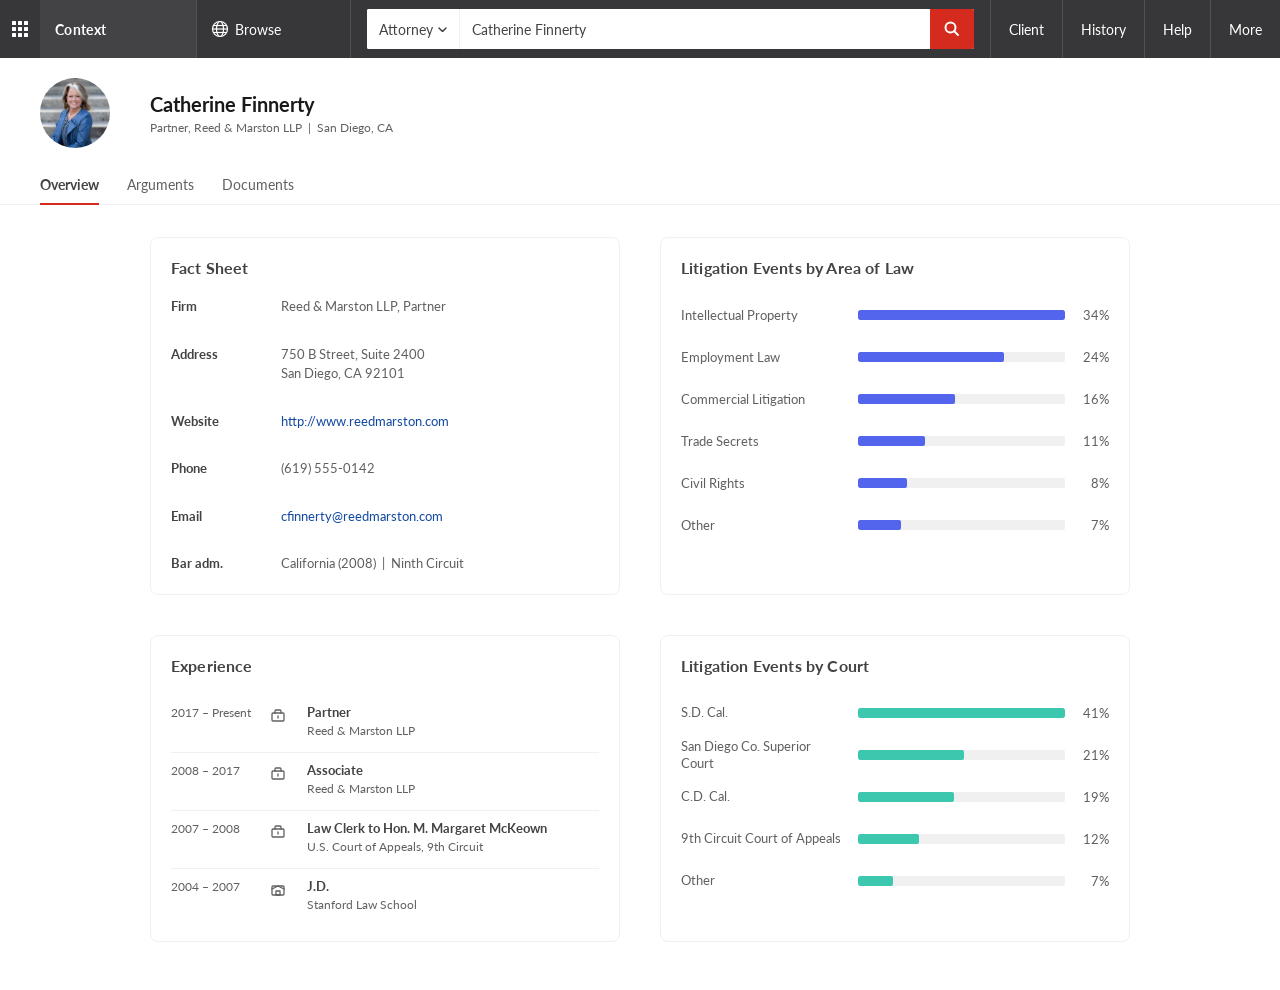
<file: overview.html>
<!DOCTYPE html>
<html lang="en">
<head>
  <meta charset="UTF-8">
  <meta name="viewport" content="width=device-width, initial-scale=1.0">
  <title>Overview | Catherine Finnerty</title>
  <link rel="preconnect" href="https://fonts.googleapis.com">
  <link href="https://fonts.googleapis.com/css2?family=Lato:wght@400;500;700&display=swap" rel="stylesheet">
  <link rel="stylesheet" href="styles.css">
  <style>
    /* ── Page-specific: Overview ─────────────────────────────────── */
    html, body { height: 100%; }
    .page-content {
      min-height: calc(100vh - 58px);
      display: flex;
      flex-direction: column;
    }

    /* ── Main content area ───────────────────────────────────────── */
    .main-content {
      flex: 1;
      display: flex;
      justify-content: center;
      align-items: flex-start;
      padding: 32px 40px 48px;
    }

    /* ── 2x2 Card grid ───────────────────────────────────────────── */
    .card-grid {
      display: grid;
      grid-template-columns: 1fr 1fr;
      grid-template-rows: auto auto;
      gap: 40px;
      width: 980px;
      max-width: 100%;
    }

    /* ── Shared card ─────────────────────────────────────────────── */
    .card {
      background: #fff;
      border: 1px solid var(--c-border-subtle);
      border-radius: 8px;
      padding: 20px;
    }
    .card-title {
      font-size: 16px;
      font-weight: 700;
      color: var(--c-text-body);
      letter-spacing: 0.01em;
      margin-bottom: 20px;
    }

    /* ── Fact Sheet ──────────────────────────────────────────────── */
    .fact-row {
      display: flex;
      align-items: flex-start;
      gap: 40px;
      margin-bottom: 28px;
    }
    .fact-row:last-child { margin-bottom: 0; }
    .fact-label {
      width: 70px;
      min-width: 70px;
      font-size: 13px;
      color: var(--c-text-body);
      font-weight: 700;
      padding-top: 1px;
    }
    .fact-value {
      flex: 1;
      font-size: 13px;
      color: var(--c-text-secondary);
      line-height: 1.5;
    }
    .fact-value a { color: var(--c-primary); text-decoration: none; }
    .fact-value a:hover { text-decoration: underline; }

    /* ── Bar chart ───────────────────────────────────────────────── */
    .chart-rows { display: flex; flex-direction: column; gap: 6px; }

    .chart-row {
      display: flex;
      align-items: center;
      height: 36px;
      gap: 12px;
    }

    .chart-label {
      width: 165px;
      min-width: 165px;
      font-size: 13px;
      color: var(--c-text-secondary);
      line-height: 1.3;
    }

    .chart-bar-track {
      flex: 1;
      height: 10px;
      background: var(--c-border-subtle);
      border-radius: 2px;
      overflow: hidden;
    }

    .chart-bar-fill {
      height: 100%;
      background: var(--c-primary);
      border-radius: 2px;
    }
    /* Per-chart color overrides */
    .card--area-of-law .chart-bar-fill { background: #5265EC; }
    .card--court       .chart-bar-fill { background: #3BC8AE; }

    .chart-value {
      width: 32px;
      min-width: 32px;
      font-size: 13px;
      color: var(--c-text-secondary);
      text-align: right;
    }

    /* ── Experience list ─────────────────────────────────────────── */
    .exp-rows { display: flex; flex-direction: column; }

    .exp-row {
      display: flex;
      align-items: flex-start;
      gap: 20px;
      min-height: 58px;
      padding: 8px 0;
      border-bottom: 1px solid var(--c-border-subtle);
    }
    .exp-row:last-child { border-bottom: none; min-height: 36px; }

    .exp-years {
      width: 80px;
      min-width: 80px;
      font-size: 12px;
      color: var(--c-text-secondary);
      padding-top: 2px;
      white-space: nowrap;
    }

    .exp-icon {
      width: 16px;
      min-width: 16px;
      padding-top: 2px;
      color: var(--c-text-secondary);
    }

    .exp-details { flex: 1; }
    .exp-title {
      font-size: 13px;
      color: var(--c-text-body);
      font-weight: 700;
      line-height: 1.4;
      margin-bottom: 2px;
    }
    .exp-org {
      font-size: 12px;
      color: var(--c-text-secondary);
      line-height: 1.4;
    }
  </style>
</head>
<body>

<!-- ── Top Navigation ─────────────────────────────────────────────── -->
<nav class="top-nav">
  <div class="nav-grid">
    <svg width="16" height="16" viewBox="0 0 16 16" fill="none">
      <rect x="0" y="0" width="4" height="4" rx="0.5" fill="white"/>
      <rect x="6" y="0" width="4" height="4" rx="0.5" fill="white"/>
      <rect x="12" y="0" width="4" height="4" rx="0.5" fill="white"/>
      <rect x="0" y="6" width="4" height="4" rx="0.5" fill="white"/>
      <rect x="6" y="6" width="4" height="4" rx="0.5" fill="white"/>
      <rect x="12" y="6" width="4" height="4" rx="0.5" fill="white"/>
      <rect x="0" y="12" width="4" height="4" rx="0.5" fill="white"/>
      <rect x="6" y="12" width="4" height="4" rx="0.5" fill="white"/>
      <rect x="12" y="12" width="4" height="4" rx="0.5" fill="white"/>
    </svg>
  </div>
  <div class="nav-logo"><span>Context</span></div>
  <div class="nav-browse">
    <svg width="18" height="18" viewBox="0 0 18 18" fill="none" stroke="white" stroke-width="1.2">
      <circle cx="9" cy="9" r="7.5"/>
      <ellipse cx="9" cy="9" rx="3.5" ry="7.5"/>
      <line x1="1.5" y1="9" x2="16.5" y2="9"/>
      <line x1="2" y1="5.5" x2="16" y2="5.5"/>
      <line x1="2" y1="12.5" x2="16" y2="12.5"/>
    </svg>
    <span>Browse</span>
  </div>
  <div class="nav-search">
    <div class="search-bar">
      <div class="search-dropdown">
        Attorney
        <svg width="9" height="5" viewBox="0 0 9 5" fill="none">
          <path d="M1 1l3.5 3.5L8 1" stroke="#434345" stroke-width="1.5" stroke-linecap="round" stroke-linejoin="round"/>
        </svg>
      </div>
      <input class="search-input" type="text" value="Catherine Finnerty">
      <button class="search-btn">
        <svg width="16" height="16" viewBox="0 0 16 16" fill="none" stroke="white" stroke-width="2" stroke-linecap="round">
          <circle cx="6.5" cy="6.5" r="5"/>
          <line x1="10" y1="10" x2="14" y2="14"/>
        </svg>
      </button>
    </div>
  </div>
  <div class="nav-right">
    <div class="nav-right-item">Client</div>
    <div class="nav-right-item">History</div>
    <div class="nav-right-item">Help</div>
    <div class="nav-right-item">More</div>
  </div>
</nav>

<!-- ── Page Content ───────────────────────────────────────────────── -->
<div class="page-content">

  <!-- Profile header -->
  <div class="profile-header">
    <div class="profile-avatar">
      <img src="images/profile.png" alt="Catherine Finnerty">
    </div>
    <div class="profile-info">
      <h1>Catherine Finnerty</h1>
      <p>Partner, Reed &amp; Marston LLP &nbsp;|&nbsp; San Diego, CA</p>
    </div>
  </div>

  <!-- Tab bar -->
  <div class="tab-bar">
    <div class="tab-bar-left">
      <a href="overview.html" class="tab active">Overview</a>
      <a href="index.html" class="tab">Arguments</a>
      <a href="documents.html" class="tab">Documents</a>
    </div>
    <!-- Utility actions (floats below the tab-bar divider) -->
    <div class="tab-bar-right">
      <svg class="tab-icon" width="18" height="16" viewBox="0 0 18 16" fill="none" stroke="currentColor" stroke-width="1.5" stroke-linecap="round" stroke-linejoin="round">
        <path d="M1 3a1 1 0 011-1h5l2 2h7a1 1 0 011 1v9a1 1 0 01-1 1H2a1 1 0 01-1-1V3z"/>
      </svg>
      <svg class="tab-icon" width="18" height="17" viewBox="0 0 18 17" fill="none" stroke="currentColor" stroke-width="1.5" stroke-linecap="round" stroke-linejoin="round">
        <rect x="4" y="1" width="10" height="5" rx="1"/><rect x="4" y="10" width="10" height="6" rx="1"/>
        <path d="M4 11H2a1 1 0 01-1-1V7a1 1 0 011-1h14a1 1 0 011 1v3a1 1 0 01-1 1h-2"/>
        <circle cx="14" cy="8.5" r="0.8" fill="currentColor" stroke="none"/>
      </svg>
      <svg class="tab-icon" width="18" height="15" viewBox="0 0 18 15" fill="none" stroke="currentColor" stroke-width="1.5" stroke-linecap="round" stroke-linejoin="round">
        <rect x="1" y="1" width="16" height="13" rx="2"/><polyline points="1,3 9,9 17,3"/>
      </svg>
      <svg class="tab-icon" width="16" height="18" viewBox="0 0 16 18" fill="none" stroke="currentColor" stroke-width="1.5" stroke-linecap="round" stroke-linejoin="round">
        <path d="M8 1v11"/><polyline points="3,8 8,13 13,8"/><path d="M1 15h14"/>
      </svg>
    </div>
  </div>

  <!-- Main content -->
  <div class="main-content">
    <div class="card-grid">

      <!-- ── Card 1: Fact Sheet ──────────────────────────────────── -->
      <div class="card">
        <div class="card-title">Fact Sheet</div>
        <div class="fact-row">
          <div class="fact-label">Firm</div>
          <div class="fact-value">Reed &amp; Marston LLP, Partner</div>
        </div>
        <div class="fact-row">
          <div class="fact-label">Address</div>
          <div class="fact-value">750 B Street, Suite 2400<br>San Diego, CA 92101</div>
        </div>
        <div class="fact-row">
          <div class="fact-label">Website</div>
          <div class="fact-value"><a href="#">http://www.reedmarston.com</a></div>
        </div>
        <div class="fact-row">
          <div class="fact-label">Phone</div>
          <div class="fact-value">(619) 555-0142</div>
        </div>
        <div class="fact-row">
          <div class="fact-label">Email</div>
          <div class="fact-value"><a href="#">cfinnerty@reedmarston.com</a></div>
        </div>
        <div class="fact-row">
          <div class="fact-label">Bar adm.</div>
          <div class="fact-value">California (2008) &nbsp;|&nbsp; Ninth Circuit</div>
        </div>
      </div>

      <!-- ── Card 2: Litigation Events by Area of Law ────────────── -->
      <div class="card card--area-of-law">
        <div class="card-title">Litigation Events by Area of Law</div>
        <div class="chart-rows">
          <div class="chart-row">
            <div class="chart-label">Intellectual Property</div>
            <div class="chart-bar-track"><div class="chart-bar-fill" style="width:100%"></div></div>
            <div class="chart-value">34%</div>
          </div>
          <div class="chart-row">
            <div class="chart-label">Employment Law</div>
            <div class="chart-bar-track"><div class="chart-bar-fill" style="width:70.6%"></div></div>
            <div class="chart-value">24%</div>
          </div>
          <div class="chart-row">
            <div class="chart-label">Commercial Litigation</div>
            <div class="chart-bar-track"><div class="chart-bar-fill" style="width:47.1%"></div></div>
            <div class="chart-value">16%</div>
          </div>
          <div class="chart-row">
            <div class="chart-label">Trade Secrets</div>
            <div class="chart-bar-track"><div class="chart-bar-fill" style="width:32.4%"></div></div>
            <div class="chart-value">11%</div>
          </div>
          <div class="chart-row">
            <div class="chart-label">Civil Rights</div>
            <div class="chart-bar-track"><div class="chart-bar-fill" style="width:23.5%"></div></div>
            <div class="chart-value">8%</div>
          </div>
          <div class="chart-row">
            <div class="chart-label">Other</div>
            <div class="chart-bar-track"><div class="chart-bar-fill" style="width:20.6%"></div></div>
            <div class="chart-value">7%</div>
          </div>
        </div>
      </div>

      <!-- ── Card 3: Experience ──────────────────────────────────── -->
      <div class="card">
        <div class="card-title">Experience</div>
        <div class="exp-rows">
          <div class="exp-row">
            <div class="exp-years">2017 – Present</div>
            <div class="exp-icon">
              <svg width="14" height="14" viewBox="0 0 14 14" fill="none" stroke="currentColor" stroke-width="1.3" stroke-linecap="round" stroke-linejoin="round">
                <rect x="1" y="5" width="12" height="8" rx="1"/>
                <path d="M4 5V3a1 1 0 011-1h4a1 1 0 011 1v2"/>
                <line x1="7" y1="8" x2="7" y2="10"/>
              </svg>
            </div>
            <div class="exp-details">
              <div class="exp-title">Partner</div>
              <div class="exp-org">Reed &amp; Marston LLP</div>
            </div>
          </div>
          <div class="exp-row">
            <div class="exp-years">2008 – 2017</div>
            <div class="exp-icon">
              <svg width="14" height="14" viewBox="0 0 14 14" fill="none" stroke="currentColor" stroke-width="1.3" stroke-linecap="round" stroke-linejoin="round">
                <rect x="1" y="5" width="12" height="8" rx="1"/>
                <path d="M4 5V3a1 1 0 011-1h4a1 1 0 011 1v2"/>
                <line x1="7" y1="8" x2="7" y2="10"/>
              </svg>
            </div>
            <div class="exp-details">
              <div class="exp-title">Associate</div>
              <div class="exp-org">Reed &amp; Marston LLP</div>
            </div>
          </div>
          <div class="exp-row">
            <div class="exp-years">2007 – 2008</div>
            <div class="exp-icon">
              <svg width="14" height="14" viewBox="0 0 14 14" fill="none" stroke="currentColor" stroke-width="1.3" stroke-linecap="round" stroke-linejoin="round">
                <rect x="1" y="5" width="12" height="8" rx="1"/>
                <path d="M4 5V3a1 1 0 011-1h4a1 1 0 011 1v2"/>
                <line x1="7" y1="8" x2="7" y2="10"/>
              </svg>
            </div>
            <div class="exp-details">
              <div class="exp-title">Law Clerk to Hon. M. Margaret McKeown</div>
              <div class="exp-org">U.S. Court of Appeals, 9th Circuit</div>
            </div>
          </div>
          <div class="exp-row">
            <div class="exp-years">2004 – 2007</div>
            <div class="exp-icon">
              <svg width="14" height="14" viewBox="0 0 14 14" fill="none" stroke="currentColor" stroke-width="1.3" stroke-linecap="round" stroke-linejoin="round">
                <rect x="1" y="4" width="12" height="9" rx="1"/>
                <polyline points="1,7 7,4 13,7"/>
                <rect x="5" y="9" width="4" height="4"/>
              </svg>
            </div>
            <div class="exp-details">
              <div class="exp-title">J.D.</div>
              <div class="exp-org">Stanford Law School</div>
            </div>
          </div>
        </div>
      </div>

      <!-- ── Card 4: Litigation Events by Court ─────────────────── -->
      <div class="card card--court">
        <div class="card-title">Litigation Events by Court</div>
        <div class="chart-rows">
          <div class="chart-row">
            <div class="chart-label">S.D. Cal.</div>
            <div class="chart-bar-track"><div class="chart-bar-fill" style="width:100%"></div></div>
            <div class="chart-value">41%</div>
          </div>
          <div class="chart-row">
            <div class="chart-label">San Diego Co. Superior Court</div>
            <div class="chart-bar-track"><div class="chart-bar-fill" style="width:51.2%"></div></div>
            <div class="chart-value">21%</div>
          </div>
          <div class="chart-row">
            <div class="chart-label">C.D. Cal.</div>
            <div class="chart-bar-track"><div class="chart-bar-fill" style="width:46.3%"></div></div>
            <div class="chart-value">19%</div>
          </div>
          <div class="chart-row">
            <div class="chart-label">9th Circuit Court of Appeals</div>
            <div class="chart-bar-track"><div class="chart-bar-fill" style="width:29.3%"></div></div>
            <div class="chart-value">12%</div>
          </div>
          <div class="chart-row">
            <div class="chart-label">Other</div>
            <div class="chart-bar-track"><div class="chart-bar-fill" style="width:17.1%"></div></div>
            <div class="chart-value">7%</div>
          </div>
        </div>
      </div>

    </div>
  </div>

</div>

</body>
</html>
</file>
<file: styles.css>
:root {
  --c-text-heading: #1a1a1a;
  --c-text-body: #434345;
  --c-text-secondary: #606060;
  --c-primary: #1248A0;
  --c-accent: #D52B1E;

  --c-nav-bg: #373739;
  --c-nav-logo-bg: #434345;
  --c-nav-border: #525253;

  --c-page-bg: #f0f0f0;
  --c-surface: #fff;

  --c-border-strong: #F0F0F1;
  --c-border-section: #F0F0F1;
  --c-border-subtle: #F0F0F1;

  --c-blue-selected: #eef2fa;
  --c-blue-hover: #f7f9fc;

  --c-highlight: #F7F6F9;
}

*, *::before, *::after { box-sizing: border-box; margin: 0; padding: 0; }

body {
  font-family: 'Lato', sans-serif;
  background: var(--c-page-bg);
  color: var(--c-text-body);
  font-size: 14px;
}

svg { display: inline-block; vertical-align: middle; }

/* ── Top Navigation ─────────────────────────────────────────── */
.top-nav {
  display: flex;
  align-items: stretch;
  height: 58px;
  background: var(--c-nav-bg);
  width: 100%;
  min-width: 900px;
}

.nav-grid {
  width: 40px;
  min-width: 40px;
  background: var(--c-nav-bg);
  display: flex;
  align-items: center;
  justify-content: center;
  cursor: pointer;
}

.nav-logo {
  width: 156px;
  min-width: 156px;
  background: var(--c-nav-logo-bg);
  display: flex;
  align-items: center;
  padding-left: 15px;
}
.nav-logo span {
  color: #fff;
  font-size: 14px;
  font-weight: 700;
  letter-spacing: 0.3px;
}

.nav-browse {
  width: 155px;
  min-width: 155px;
  background: var(--c-nav-bg);
  border-left: 1px solid var(--c-nav-border);
  border-right: 1px solid var(--c-nav-border);
  display: flex;
  align-items: center;
  padding-left: 14px;
  gap: 6px;
  cursor: pointer;
}
.nav-browse span { color: #fff; font-size: 14px; }

.nav-search {
  flex: 1;
  background: var(--c-nav-bg);
  display: flex;
  align-items: center;
  padding: 9px 16px;
}

.search-bar {
  display: flex;
  align-items: stretch;
  height: 40px;
  background: #fff;
  border-radius: 2px;
  width: 100%;
  max-width: 758px;
  overflow: hidden;
}

.search-dropdown {
  display: flex;
  align-items: center;
  padding: 0 12px;
  color: var(--c-text-body);
  font-size: 14px;
  white-space: nowrap;
  border-right: 1px solid var(--c-border-strong);
  gap: 5px;
  cursor: pointer;
  background: #fff;
  flex-shrink: 0;
}

.search-input {
  flex: 1;
  border: none;
  outline: none;
  color: var(--c-text-body);
  font-family: 'Lato', sans-serif;
  font-size: 14px;
  padding: 0 12px;
}

.search-btn {
  width: 44px;
  background: var(--c-accent);
  border: none;
  cursor: pointer;
  display: flex;
  align-items: center;
  justify-content: center;
  flex-shrink: 0;
}

.nav-right {
  display: flex;
  align-items: stretch;
  margin-left: auto;
}
.nav-right-item {
  display: flex;
  align-items: center;
  padding: 0 18px;
  color: #fff;
  font-size: 14px;
  cursor: pointer;
  border-left: 1px solid var(--c-nav-border);
  white-space: nowrap;
}
.nav-right-item:hover { background: var(--c-nav-logo-bg); }

/* ── Page wrapper ───────────────────────────────────────────── */
.page-content {
  background: #fff;
  width: 100%;
}

/* ── Breadcrumb ─────────────────────────────────────────────── */
.breadcrumb {
  padding: 14px 0 0 40px;
  display: flex;
  align-items: center;
  gap: 8px;
  font-size: 14px;
}
.breadcrumb a {
  color: var(--c-primary);
  text-decoration: none;
}
.breadcrumb a:hover { text-decoration: underline; }
.breadcrumb-current { color: var(--c-text-body); }

/* ── Profile header ─────────────────────────────────────────── */
.profile-header {
  padding: 20px 40px 20px 40px;
  display: flex;
  align-items: center;
  gap: 40px;
}
.profile-avatar {
  width: 70px;
  height: 70px;
  border-radius: 50%;
  overflow: hidden;
  flex-shrink: 0;
  background: #c8c8c8;
}
.profile-avatar img {
  width: 100%;
  height: 100%;
  object-fit: cover;
  display: block;
}
.profile-info h1 {
  font-size: 20px;
  font-weight: 700;
  color: var(--c-text-heading);
  margin-bottom: 4px;
}
.profile-info p { font-size: 12px; color: var(--c-text-secondary); }

/* ── Tab bar ────────────────────────────────────────────────── */
.tab-bar {
  position: relative;
  display: flex;
  align-items: flex-end;
  justify-content: space-between;
  border-bottom: 1px solid var(--c-border-section);
  padding-left: 40px;
}
.tab-bar-left { display: flex; }
.tab {
  padding: 8px 0 10px;
  margin-right: 28px;
  font-size: 14px;
  color: var(--c-text-secondary);
  cursor: pointer;
  border-bottom: 2px solid transparent;
  margin-bottom: -1px;
  white-space: nowrap;
  text-decoration: none;
  display: inline-block;
}
.tab.active {
  color: var(--c-text-body);
  border-bottom-color: var(--c-accent);
  font-weight: 700;
}
.tab:hover:not(.active) { color: var(--c-text-body); }
/* Floats just below the tab-bar's gray divider without taking flow space.
   Hidden for now — the utility icons (folder/print/email/download) don't
   have wired behavior in the prototype and the top-right feels cleaner
   without them. Restore by removing `display: none`. */
.tab-bar-right {
  position: absolute;
  top: 100%;
  right: 0;
  display: none;
  align-items: center;
  gap: 14px;
  padding: 10px 20px;
  color: var(--c-text-secondary);
}
.tab-icon { cursor: pointer; color: var(--c-text-secondary); }
.tab-icon:hover { color: var(--c-primary); }

/* ── Sidebar (filters) — shared by index & documents ───────── */
.sidebar {
  width: 296px;
  min-width: 296px;
  margin-right: 40px;
  flex-shrink: 0;
}

.sidebar-search {
  position: relative;
  margin-bottom: 16px;
}
.sidebar-search input {
  width: 100%;
  padding: 8px 36px 8px 10px;
  border: 1px solid var(--c-border-strong);
  border-radius: 3px;
  font-family: 'Lato', sans-serif;
  font-size: 13px;
  color: var(--c-text-secondary);
  outline: none;
}
.sidebar-search input::placeholder { color: #aaa; }
.sidebar-search input:focus { border-color: var(--c-primary); }
.sidebar-search .search-icon {
  position: absolute;
  right: 10px;
  top: 50%;
  transform: translateY(-50%);
}

.results-count {
  font-size: 14px;
  font-weight: 700;
  color: var(--c-text-heading);
  margin-bottom: 20px;
}

.filter-section {
  border: 1px solid var(--c-border-subtle);
  border-radius: 8px;
  padding: 16px;
  margin-bottom: 12px;
}

.filter-header {
  display: flex;
  justify-content: space-between;
  align-items: center;
  font-size: 14px;
  font-weight: 700;
  color: var(--c-text-heading);
  margin-bottom: 10px;
  cursor: pointer;
  user-select: none;
}

.filter-list { display: flex; flex-direction: column; gap: 2px; }

.filter-item {
  display: flex;
  align-items: center;
  padding: 4px 6px;
  margin: 0 -6px;
  border-radius: 4px;
  font-size: 13px;
  color: var(--c-text-body);
  cursor: pointer;
  gap: 7px;
}
.filter-item:hover { background: var(--c-highlight); }
.filter-item input[type="checkbox"] {
  margin: 0;
  cursor: pointer;
  flex-shrink: 0;
  accent-color: var(--c-primary);
}
.filter-item-label { flex: 1; line-height: 1.3; }
.filter-item-count { color: var(--c-text-secondary); font-size: 13px; flex-shrink: 0; }

/* Hierarchy: +/- toggle button before a parent item's checkbox */
.filter-toggle {
  position: relative;
  width: 12px;
  height: 12px;
  padding: 0;
  margin: 0;
  background: transparent;
  border: none;
  cursor: pointer;
  color: var(--c-text-secondary);
  flex-shrink: 0;
}
.filter-toggle::before,
.filter-toggle::after {
  content: '';
  position: absolute;
  background: currentColor;
}
.filter-toggle::before {
  left: 1px;
  right: 1px;
  top: 50%;
  height: 1.5px;
  transform: translateY(-50%);
}
.filter-toggle::after {
  top: 1px;
  bottom: 1px;
  left: 50%;
  width: 1.5px;
  transform: translateX(-50%);
}
/* When expanded, hide the vertical bar so the icon reads as a minus. */
.filter-toggle.is-expanded::after { display: none; }

.filter-children { padding-left: 22px; margin-top: 2px; }
.filter-children[hidden] { display: none; }

.more-link {
  color: var(--c-primary);
  font-size: 13px;
  cursor: pointer;
  margin-top: 6px;
  display: inline-block;
}
.more-link:hover { text-decoration: underline; }

/* ── Tag pill (shared) ──────────────────────────────────────── */
.tag-pill {
  display: inline-flex;
  align-items: center;
  padding: 3px 10px;
  border: 1px solid rgba(18, 72, 160, 0.5);
  border-radius: 20px;
  font-size: 12px;
  color: var(--c-primary);
  white-space: nowrap;
  cursor: pointer;
}
.tag-pill:hover { background: var(--c-blue-selected); }
.tag-pill.selected {
  background: var(--c-blue-selected);
  border-color: transparent;
  color: var(--c-primary);
}

/* ── Text link (shared) ─────────────────────────────────────── */
.text-link {
  color: var(--c-primary);
  text-decoration: none;
  cursor: pointer;
}
.text-link:hover { text-decoration: underline; }
</file>
